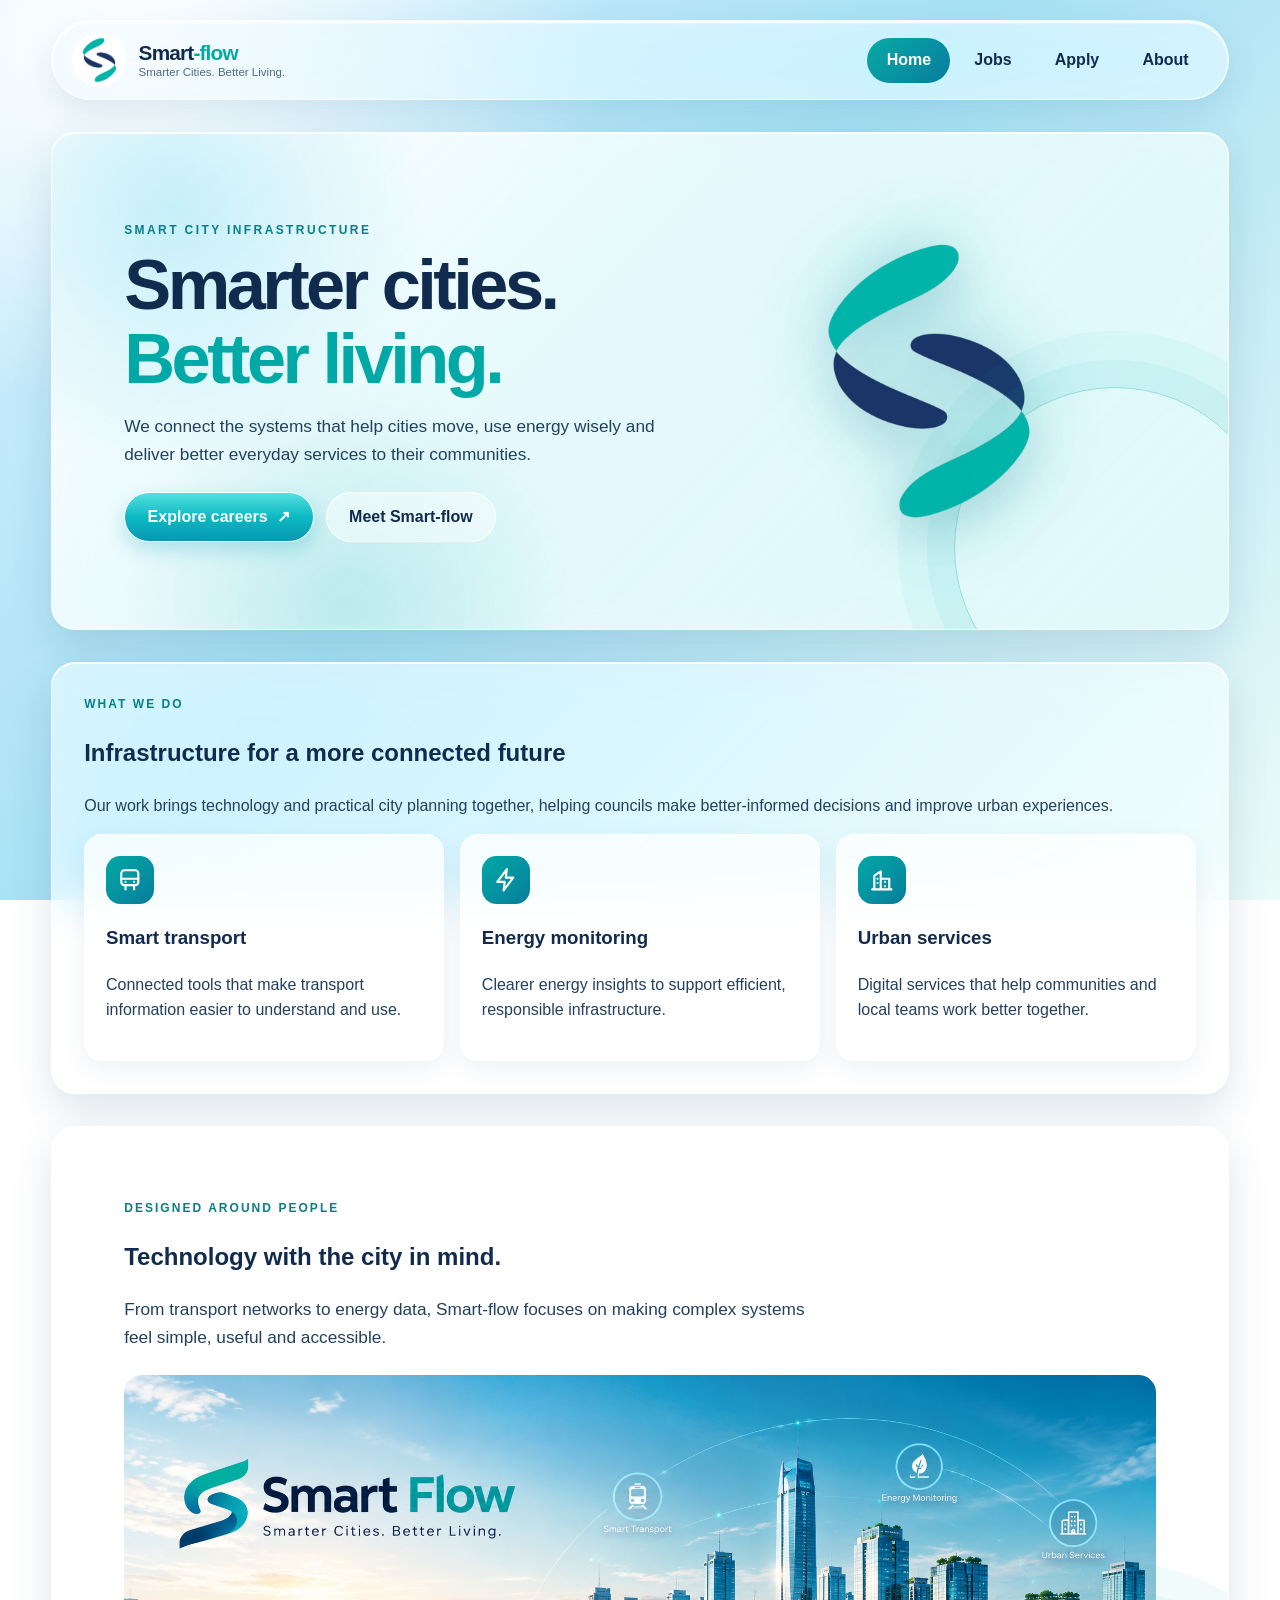
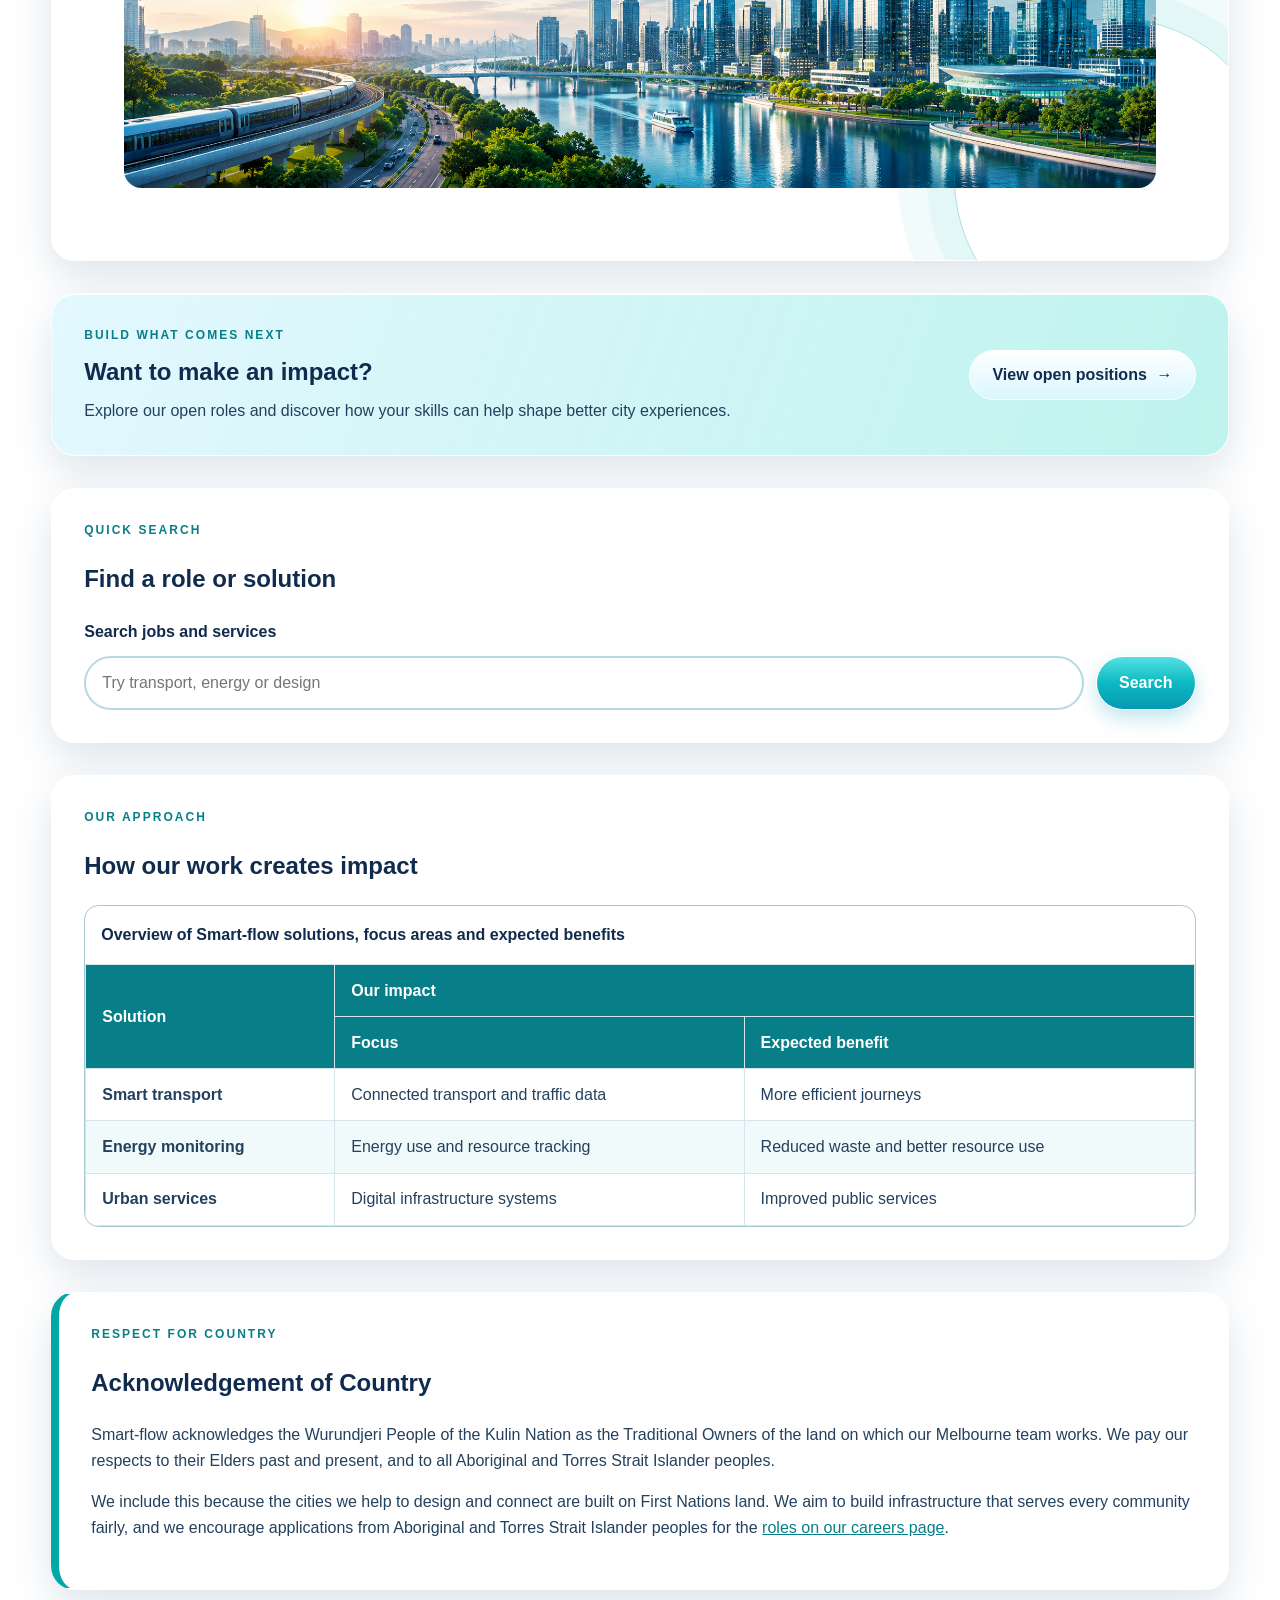
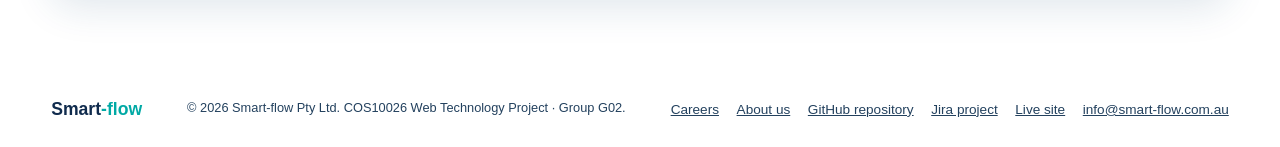
<file: index.html>
<!DOCTYPE html>
<!--
  Smart-flow | COS10026 Applied Web Project Part 1 | Group G02
  Page: index.html (Home)
  Styling: styles.css (shared) + index.css (this page), plus one embedded and one inline CSS example.
  ACKNOWLEDGEMENTS: Content and design decisions were made by the team. Generative AI (Claude, by Anthropic)
  was used to help write and explain CSS and to review the HTML; all output was checked and edited by the team.
  Sources: Acknowledgement of Country wording follows the Wurundjeri wording used on about.html.
-->
<html lang="en">

<head>
    <meta charset="UTF-8">
    <meta name="viewport" content="width=device-width, initial-scale=1.0">
    <meta name="description"
        content="Smart-flow builds smarter city infrastructure through connected transport, energy monitoring and urban services.">
    <meta name="keywords"
        content="Smart-flow, smart city, infrastructure, transport, energy monitoring, urban services, careers">
    <meta name="author" content="Group G02">
    <title>Home | Smart-flow</title>
    <link rel="stylesheet" href="css/styles.css">
    <link rel="stylesheet" href="css/index.css">
    <!-- Embedded CSS example: limited page-specific styling; shared styles stay external. -->
    <style>
        .home-hero .hero-copy {
            position: relative;
            z-index: 1;
        }

        .home-hero .eyebrow {
            letter-spacing: .2em;
        }
    </style>
</head>

<body>
    <header class="site-header">
        <div class="container header-content">
            <a class="brand" href="index.html" aria-label="Smart-flow home">
                <img src="images/smartflow-edited.png" alt="Smart-flow logo" width="54" height="54">
                <span class="brand-copy"><strong>Smart<span>-flow</span></strong><small>Smarter Cities. Better
                        Living.</small></span>
            </a>
            <nav aria-label="Main navigation">
                <ul class="nav-links">
                    <li><a href="index.html" class="active" aria-current="page">Home</a></li>
                    <li><a href="jobs.html">Jobs</a></li>
                    <li><a href="apply.html">Apply</a></li>
                    <li><a href="about.html">About</a></li>
                </ul>
            </nav>
        </div>
    </header>
    <main class="container page-main">

        <!-- Background graphic: layered CSS gradients on .home-hero (see index.css). -->
        <section class="page-hero home-hero">
            <div class="hero-copy">
                <p class="eyebrow">SMART CITY INFRASTRUCTURE</p>
                <h1>Smarter cities.<br><span>Better living.</span></h1>
                <p>We connect the systems that help cities move, use energy wisely and deliver better everyday services
                    to their communities.</p>
                <div class="hero-actions">
                    <a class="button button-primary" href="jobs.html">Explore careers <span
                            aria-hidden="true">↗</span></a>
                    <a class="button button-quiet" href="about.html">Meet Smart-flow</a>
                </div>
            </div>
            <img class="home-logo" src="images/smartflow-edited.png" alt="Smart-flow abstract teal and navy S logo"
                style="margin-block: .5rem;">
        </section>

        <section class="content-section" aria-labelledby="focus-title">
            <p class="eyebrow">WHAT WE DO</p>
            <h2 id="focus-title">Infrastructure for a more connected future</h2>
            <p>Our work brings technology and practical city planning together, helping councils make better-informed
                decisions and improve urban experiences.</p>
            <div class="feature-grid">
                <article class="feature-card">
                    <div class="feature-icon" aria-hidden="true"><svg viewBox="0 0 24 24" width="26" height="26"
                            fill="none" stroke="currentColor" stroke-width="2" stroke-linecap="round"
                            stroke-linejoin="round" focusable="false">
                            <rect x="4" y="3" width="16" height="14" rx="3" />
                            <path d="M4 11h16M8 21v-4M16 21v-4" />
                            <path d="M8 14h.01M16 14h.01" />
                        </svg></div>
                    <h3>Smart transport</h3>
                    <p>Connected tools that make transport information easier to understand and use.</p>
                </article>
                <article class="feature-card">
                    <div class="feature-icon" aria-hidden="true"><svg viewBox="0 0 24 24" width="26" height="26"
                            fill="none" stroke="currentColor" stroke-width="2" stroke-linecap="round"
                            stroke-linejoin="round" focusable="false">
                            <path d="M13 2 4 14h7l-1 8 9-12h-7z" />
                        </svg></div>
                    <h3>Energy monitoring</h3>
                    <p>Clearer energy insights to support efficient, responsible infrastructure.</p>
                </article>
                <article class="feature-card">
                    <div class="feature-icon" aria-hidden="true"><svg viewBox="0 0 24 24" width="26" height="26"
                            fill="none" stroke="currentColor" stroke-width="2" stroke-linecap="round"
                            stroke-linejoin="round" focusable="false">
                            <path d="M3 21h18M5 21V8l6-4v17M11 21V11h8v10M8 11h.01M8 15h.01M15 14h.01M15 18h.01" />
                        </svg></div>
                    <h3>Urban services</h3>
                    <p>Digital services that help communities and local teams work better together.</p>
                </article>
            </div>
        </section>

        <section class="page-hero" aria-labelledby="city-title">
            <p class="eyebrow">DESIGNED AROUND PEOPLE</p>
            <h2 id="city-title">Technology with the city in mind.</h2>
            <p>From transport networks to energy data, Smart-flow focuses on making complex systems feel simple, useful
                and accessible.</p>
            <img class="city-banner" src="images/smartflow-city-banner.png" width="1983" height="793"
                alt="Illustration of a connected modern city with public transport, buildings and waterways">
        </section>

        <section class="closing-cta glass-panel" aria-labelledby="home-cta-title">
            <div>
                <p class="eyebrow">BUILD WHAT COMES NEXT</p>
                <h2 id="home-cta-title">Want to make an impact?</h2>
                <p>Explore our open roles and discover how your skills can help shape better city experiences.</p>
            </div>
            <a class="button button-light" href="jobs.html">View open positions <span aria-hidden="true">→</span></a>
        </section>

        <section class="content-section" aria-labelledby="site-search-title">
            <p class="eyebrow">QUICK SEARCH</p>
            <h2 id="site-search-title">Find a role or solution</h2>
            <form class="site-search" action="jobs.html" method="get" role="search">
                <label for="site-search-query">Search jobs and services</label>
                <input id="site-search-query" name="q" type="search" placeholder="Try transport, energy or design">
                <button class="button button-primary" type="submit">Search</button>
            </form>
        </section>
        <section class="content-section" aria-labelledby="impact-table-title">
            <p class="eyebrow">OUR APPROACH</p>
            <h2 id="impact-table-title">How our work creates impact</h2>
            <div class="table-wrapper" tabindex="0" role="region" aria-label="Smart-flow solutions and benefits">
                <table>
                    <caption>Overview of Smart-flow solutions, focus areas and expected benefits</caption>
                    <thead>
                        <tr>
                            <th scope="col" rowspan="2">Solution</th>
                            <th scope="colgroup" colspan="2">Our impact</th>
                        </tr>
                        <tr>
                            <th scope="col">Focus</th>
                            <th scope="col">Expected benefit</th>
                        </tr>
                    </thead>
                    <tbody>
                        <tr>
                            <th scope="row">Smart transport</th>
                            <td>Connected transport and traffic data</td>
                            <td>More efficient journeys</td>
                        </tr>
                        <tr>
                            <th scope="row">Energy monitoring</th>
                            <td>Energy use and resource tracking</td>
                            <td>Reduced waste and better resource use</td>
                        </tr>
                        <tr>
                            <th scope="row">Urban services</th>
                            <td>Digital infrastructure systems</td>
                            <td>Improved public services</td>
                        </tr>
                    </tbody>
                </table>
            </div>
        </section>

        <!-- Acknowledgement of Country: supports Aboriginal and Torres Strait Islander peoples (brief requirement) -->
        <section class="content-section acknowledgement" aria-labelledby="country-title">
            <p class="eyebrow">RESPECT FOR COUNTRY</p>
            <h2 id="country-title">Acknowledgement of Country</h2>
            <p>Smart-flow acknowledges the Wurundjeri People of the Kulin Nation as the Traditional Owners of the land
                on which our Melbourne team works. We pay our respects to their Elders past and present, and to all
                Aboriginal and Torres Strait Islander peoples.</p>
            <p>We include this because the cities we help to design and connect are built on First Nations land. We aim
                to build infrastructure that serves every community fairly, and we encourage applications from
                Aboriginal and Torres Strait Islander peoples for the <a href="jobs.html">roles on our careers page</a>.
            </p>
        </section>

    </main>
    <footer class="site-footer">
        <div class="container footer-content">
            <a class="footer-brand" href="index.html">Smart<span>-flow</span></a>
            <p>&copy; 2026 Smart-flow Pty Ltd. COS10026 Web Technology Project · Group G02.</p>
            <ul class="footer-links">
                <li><a href="jobs.html">Careers</a></li>
                <li><a href="about.html">About us</a></li>
                <li><a href="https://github.com/106214551/Smart-flow" target="_blank" rel="noopener noreferrer">GitHub
                        repository</a></li>
                <li><a href="https://boussahakhadija76.atlassian.net/jira/software/projects/SFG/boards/34"
                        target="_blank" rel="noopener noreferrer">Jira project</a></li>
                <li><a href="https://106214551.github.io/Smart-flow/" target="_blank" rel="noopener noreferrer">Live
                        site</a></li>
                <li><a href="mailto:info@smart-flow.com.au">info@smart-flow.com.au</a></li>
            </ul>
        </div>
    </footer>
</body>

</html>
</file>
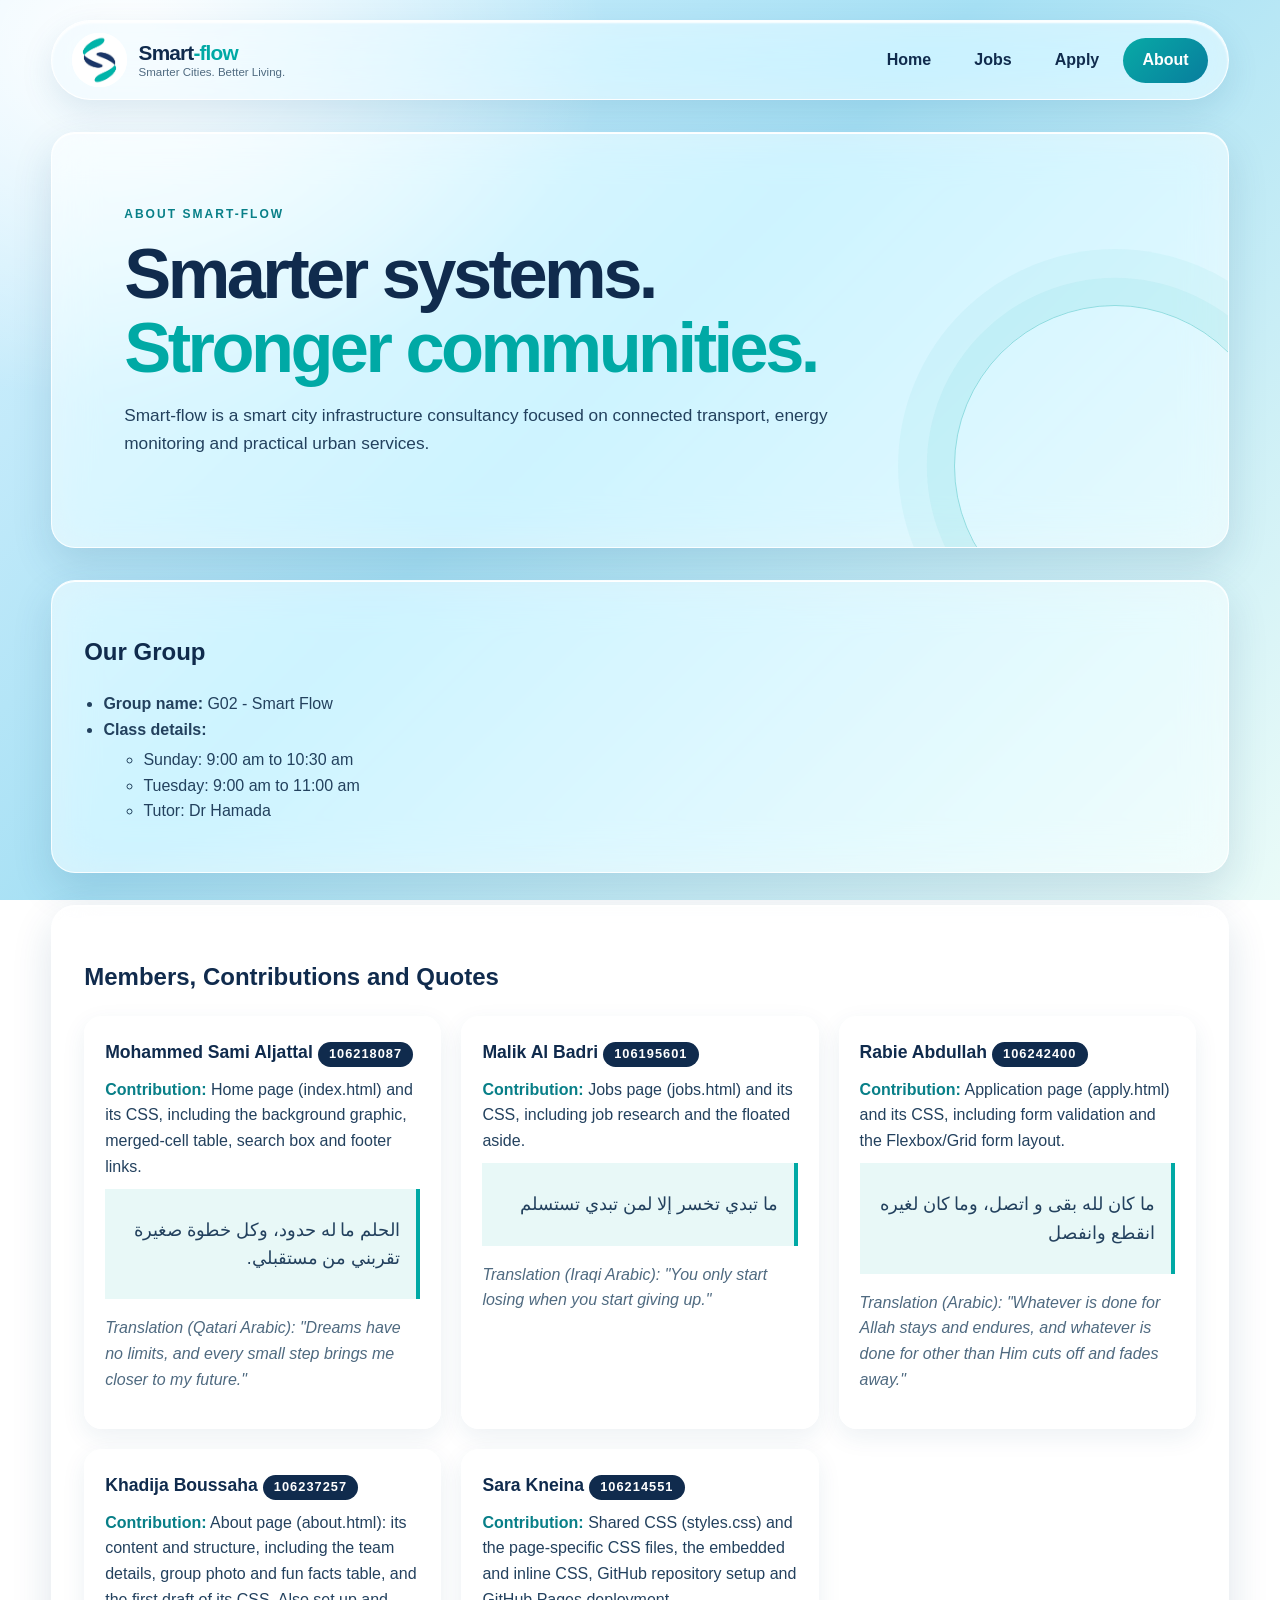
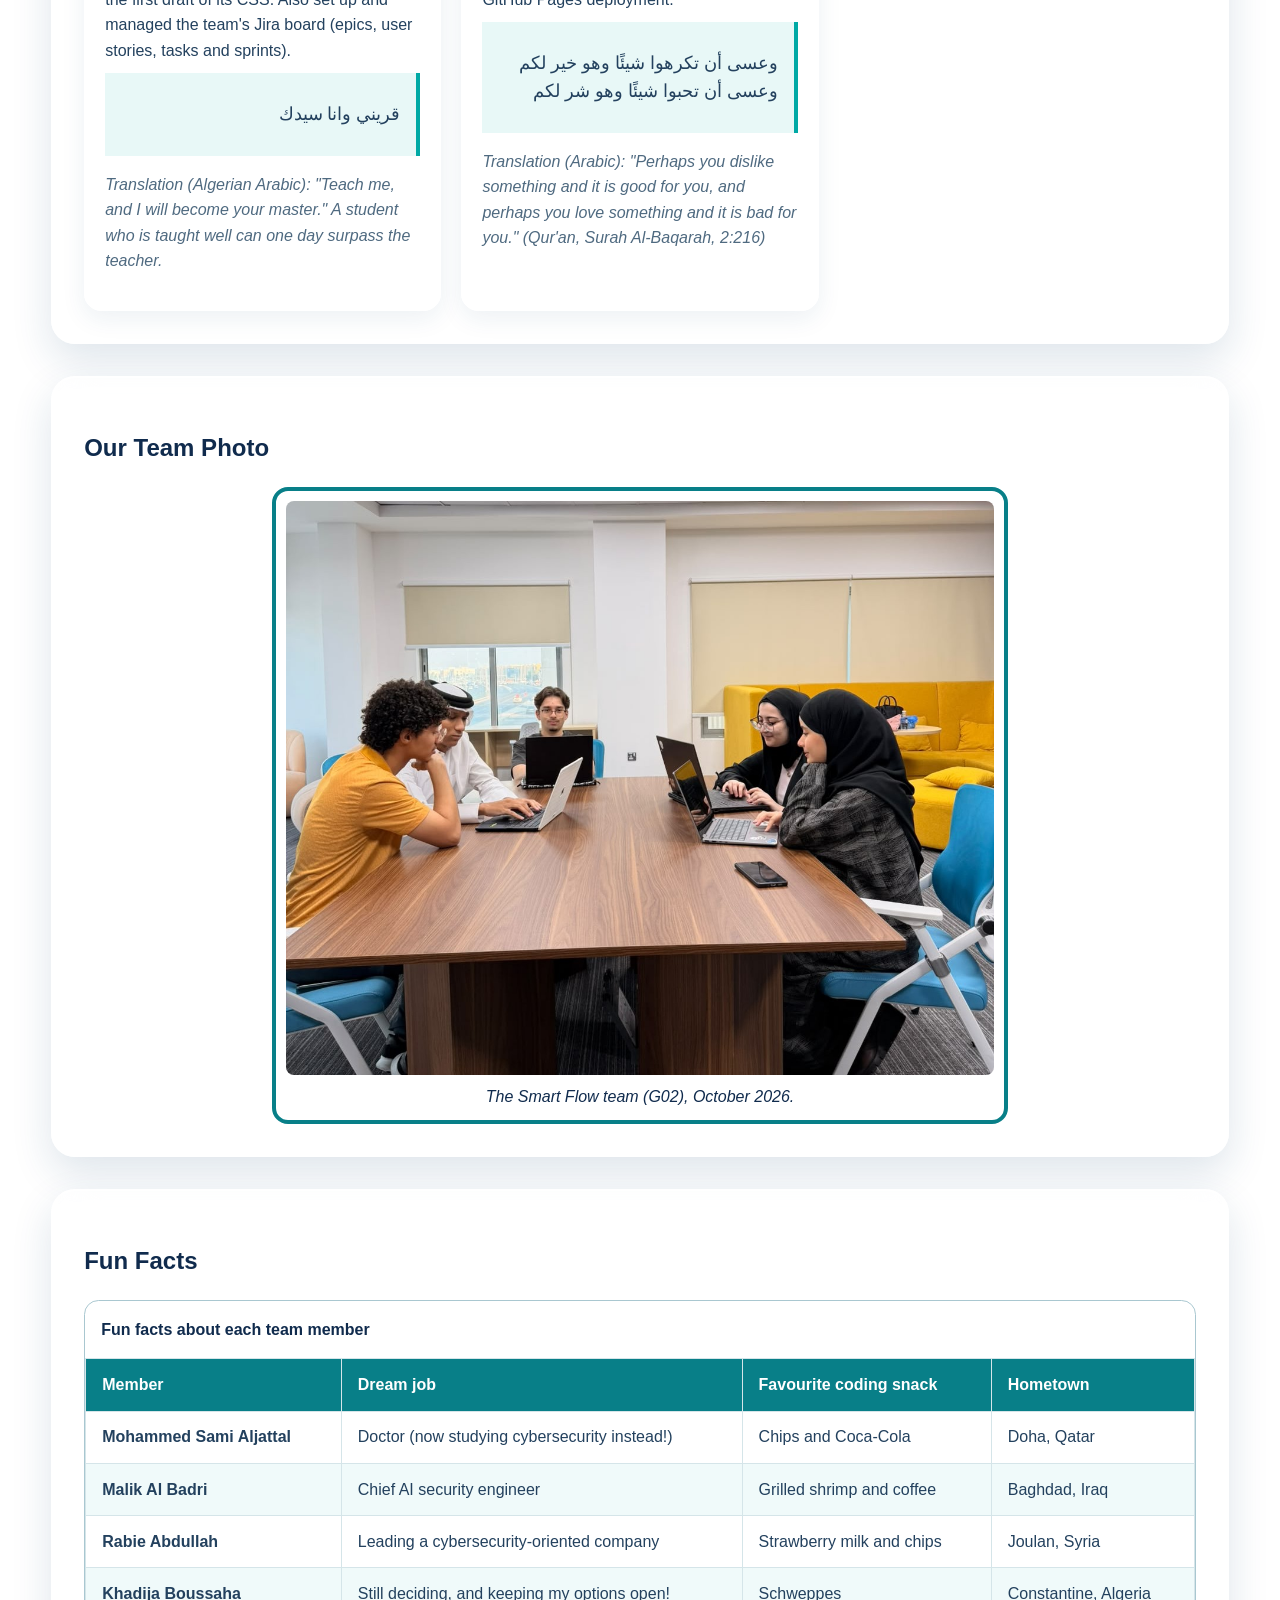
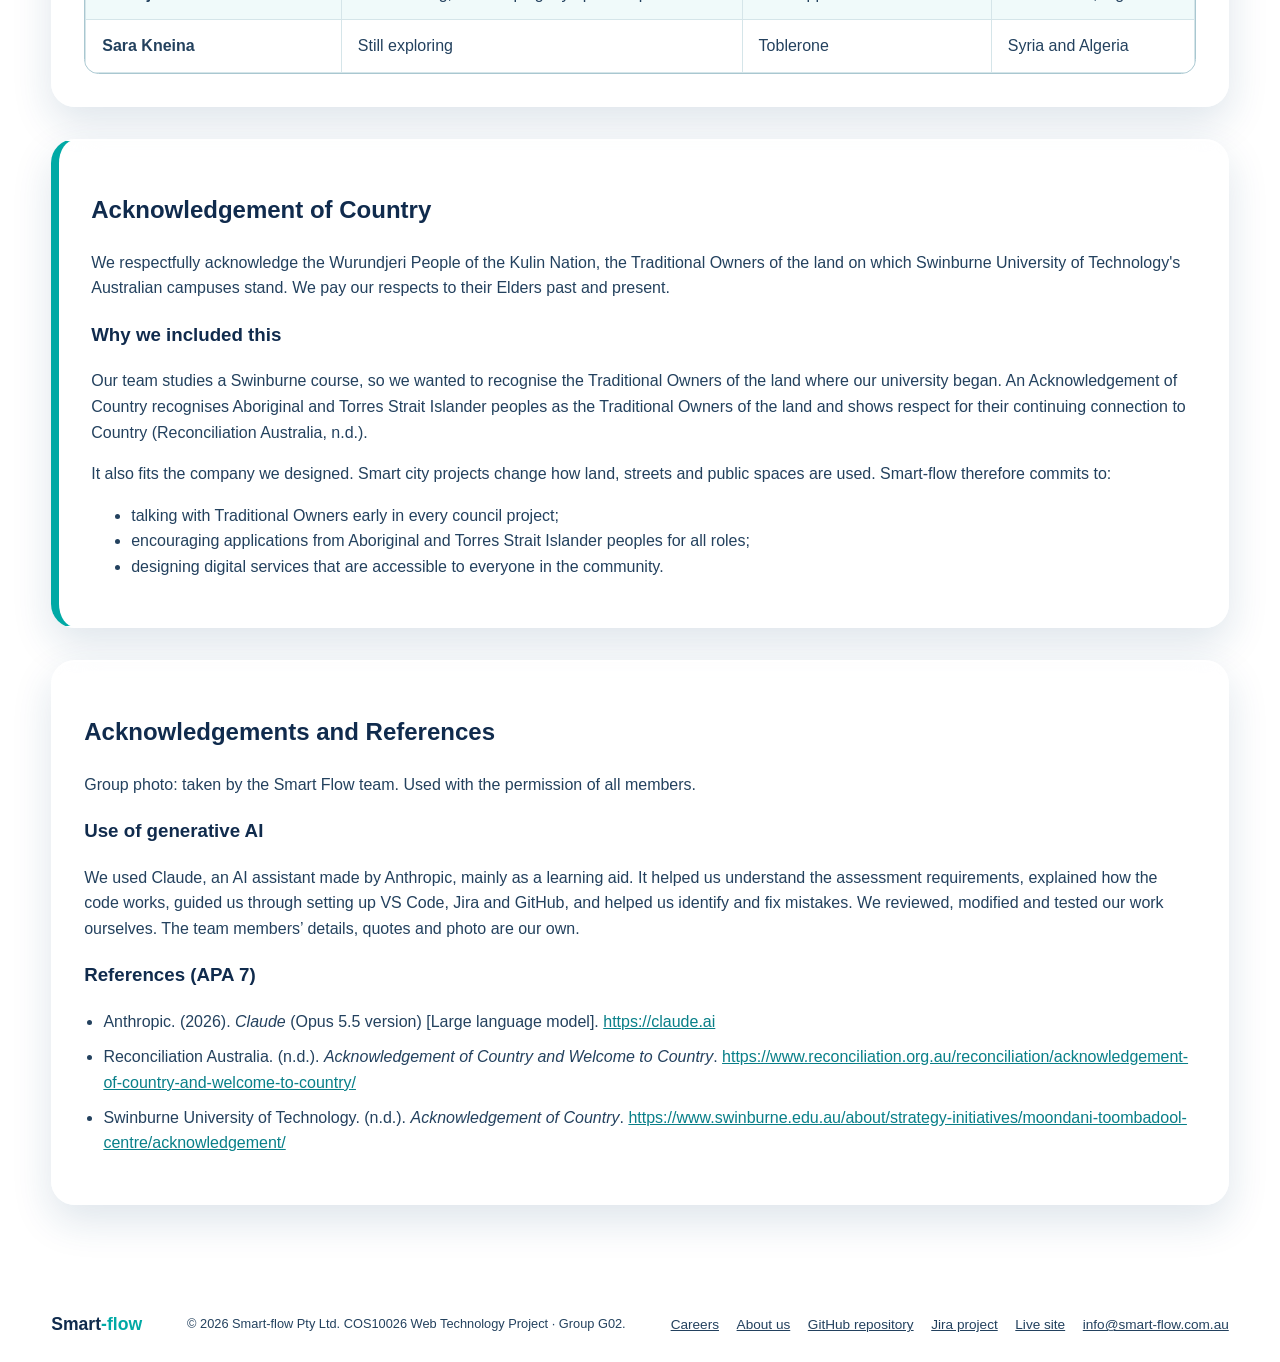
<file: about.html>
<!DOCTYPE html>
<!--
  about.html - About Us page
  Group: G02 - Smart City Infrastructure Consultancy (Smart-flow)
  Author: Khadija Boussaha (106237257)
  Description: Introduces the team: group and class details, each member's
               contribution and quote, the group photo and a fun facts table.
-->

<html lang="en">

<head>
  <meta charset="utf-8" />
  <meta content="width=device-width, initial-scale=1.0" name="viewport" />
  <meta content="Learn about Smart-flow, its team and its smart city infrastructure focus." name="description" />
  <meta content="about us, team, Smart-flow, G02, smart city, COS10026" name="keywords" />
  <meta content="Khadija Boussaha" name="author" />
  <title>About | Smart-flow</title>
  <!-- External CSS: shared site styles, then the About page's own styles -->
  <link href="css/styles.css" rel="stylesheet" />
  <link href="css/about.css" rel="stylesheet" />
  <!-- Embedded CSS example: limited page-specific styling; shared styles stay external. -->
  <style>
    .member-card dd strong {
      color: #087f88;
    }

    /* Skip link: hidden off screen until a keyboard user tabs to it */
    .skip-link {
      position: absolute;
      left: -9999px;
    }

    .skip-link:focus {
      left: 1rem;
      top: 1rem;
      z-index: 100;
      padding: .5rem 1rem;
      background: #ffffff;
      color: #102b4d;
      border-radius: .5rem;
    }
  </style>
</head>

<body>
  <!-- Skip link lets keyboard and screen-reader users jump past the menu -->
  <a class="skip-link" href="#main-content">Skip to main content</a>
  <!-- Shared header and navigation (same on every page) -->
  <header class="site-header">
    <div class="container header-content">
      <a aria-label="Smart-flow home" class="brand" href="index.html">
        <img alt="Smart-flow logo" height="54" src="images/smartflow.jpeg" width="54" />
        <span class="brand-copy"><strong>Smart<span>-flow</span></strong><small>Smarter Cities. Better
            Living.</small></span>
      </a>
      <nav aria-label="Main navigation">
        <ul class="nav-links">
          <li><a href="index.html">Home</a></li>
          <li><a href="jobs.html">Jobs</a></li>
          <li><a href="apply.html">Apply</a></li>
          <li><a aria-current="page" class="active" href="about.html">About</a></li>
        </ul>
      </nav>
    </div>
  </header>
  <main class="container page-main about-page" id="main-content">
    <!-- Hero banner introducing the company -->
    <section aria-labelledby="about-title" class="page-hero">
      <!-- Inline CSS example -->
      <p class="eyebrow" style="margin-bottom: 0.8rem;">ABOUT SMART-FLOW</p>
      <h1 id="about-title">Smarter systems.<br /><span>Stronger communities.</span></h1>
      <p>Smart-flow is a smart city infrastructure consultancy focused on connected transport, energy monitoring and
        practical urban services.</p>
    </section><!-- Group details: NESTED LIST (brief requirement) -->
    <section aria-labelledby="group-heading" class="content-section about-group-section">
      <h2 id="group-heading">Our Group</h2>
      <ul class="group-info">
        <li><strong>Group name:</strong> G02 - Smart Flow</li>
        <li><strong>Class details:</strong>
          <ul>
            <li>Sunday: 9:00 am to 10:30 am</li>
            <li>Tuesday: 9:00 am to 11:00 am</li>
            <li>Tutor: Dr Hamada</li>
          </ul>
        </li>
      </ul>
    </section><!-- Members: DEFINITION LIST with contributions and quotes (brief requirement) -->
    <section aria-labelledby="members-heading" class="content-section about-members-section">
      <h2 id="members-heading">Members, Contributions and Quotes</h2>
      <dl class="members">
        <div class="member-card">
          <dt>Mohammed Sami Aljattal <span class="student-id">106218087</span></dt>
          <dd><strong>Contribution:</strong> Home page (index.html) and its CSS, including the background graphic,
            merged-cell table, search box and footer links.</dd>
          <dd>
            <blockquote dir="rtl" lang="ar-QA">
              <p>الحلم ما له حدود، وكل خطوة صغيرة تقربني من مستقبلي.</p>
            </blockquote>
            <p class="translation">Translation (Qatari Arabic): "Dreams have no limits, and every small step brings me
              closer to my future."</p>
          </dd>
        </div>
        <div class="member-card">
          <dt>Malik Al Badri <span class="student-id">106195601</span></dt>
          <dd><strong>Contribution:</strong> Jobs page (jobs.html) and its CSS, including job research and the floated
            aside.</dd>
          <dd>
            <blockquote dir="rtl" lang="ar-IQ">
              <p>ما تبدي تخسر إلا لمن تبدي تستسلم</p>
            </blockquote>
            <p class="translation">Translation (Iraqi Arabic): "You only start losing when you start giving up."</p>
          </dd>
        </div>
        <div class="member-card">
          <dt>Rabie Abdullah <span class="student-id">106242400</span></dt>
          <dd><strong>Contribution:</strong> Application page (apply.html) and its CSS, including form validation and
            the Flexbox/Grid form layout.</dd>
          <dd>
            <blockquote dir="rtl" lang="ar-SY">
              <p>ما كان لله بقى و اتصل، وما كان لغيره انقطع وانفصل</p>
            </blockquote>
            <p class="translation">Translation (Arabic): "Whatever is done for Allah stays and endures, and whatever is
              done for other than Him cuts off and fades away."</p>
          </dd>
        </div>
        <div class="member-card">
          <dt>Khadija Boussaha <span class="student-id">106237257</span></dt>
          <dd><strong>Contribution:</strong> About page (about.html): its content and structure, including the team
            details, group photo and fun facts table, and the first draft of its CSS. Also set up and managed the team's
            Jira board (epics, user stories, tasks and sprints).</dd>
          <dd>
            <blockquote dir="rtl" lang="ar-DZ">
              <p>قريني وانا سيدك</p>
            </blockquote>
            <p class="translation">Translation (Algerian Arabic): "Teach me, and I will become your master." A student
              who is taught well can one day surpass the teacher.</p>
          </dd>
        </div>
        <div class="member-card">
          <dt>Sara Kneina <span class="student-id">106214551</span></dt>
          <dd><strong>Contribution:</strong> Shared CSS (styles.css) and the page-specific CSS files, the embedded and
            inline CSS, GitHub repository setup and GitHub Pages deployment.</dd>
          <dd>
            <blockquote dir="rtl" lang="ar">
              <p>وعسى أن تكرهوا شيئًا وهو خير لكم وعسى أن تحبوا شيئًا وهو شر لكم</p>
            </blockquote>
            <p class="translation">Translation (Arabic): "Perhaps you dislike something and it is good for you, and
              perhaps you love something and it is bad for you." (<cite>Qur'an</cite>, Surah Al-Baqarah, 2:216)</p>
          </dd>
        </div>
      </dl>
    </section><!-- Group photo: FIGURE with caption, under 300KB (brief requirement) -->
    <section aria-labelledby="photo-heading" class="content-section about-photo-section">
      <h2 id="photo-heading">Our Team Photo</h2>
      <figure class="group-photo">
        <img alt="The five Smart Flow team members sitting around a table, working together on their laptops"
          height="1200" src="images/group-photo.jpg" width="900" />
        <!-- Inline CSS example (required on every page) -->
        <figcaption style="font-style: italic;">The Smart Flow team (G02), October 2026.</figcaption>
      </figure>
    </section><!-- Fun facts: TABLE with caption; scope helps screen readers (brief requirement) -->
    <section aria-labelledby="facts-heading" class="content-section about-facts-section">
      <h2 id="facts-heading">Fun Facts</h2>
      <div aria-labelledby="facts-caption" class="table-wrapper" role="region" tabindex="0">
        <table class="fun-facts">
          <caption id="facts-caption">Fun facts about each team member</caption>
          <thead>
            <tr>
              <th scope="col">Member</th>
              <th scope="col">Dream job</th>
              <th scope="col">Favourite coding snack</th>
              <th scope="col">Hometown</th>
            </tr>
          </thead>
          <tbody>
            <tr>
              <th scope="row">Mohammed Sami Aljattal</th>
              <td>Doctor (now studying cybersecurity instead!)</td>
              <td>Chips and Coca-Cola</td>
              <td>Doha, Qatar</td>
            </tr>
            <tr>
              <th scope="row">Malik Al Badri</th>
              <td>Chief AI security engineer</td>
              <td>Grilled shrimp and coffee</td>
              <td>Baghdad, Iraq</td>
            </tr>
            <tr>
              <th scope="row">Rabie Abdullah</th>
              <td>Leading a cybersecurity-oriented company</td>
              <td>Strawberry milk and chips</td>
              <td>Joulan, Syria</td>
            </tr>
            <tr>
              <th scope="row">Khadija Boussaha</th>
              <td>Still deciding, and keeping my options open!</td>
              <td>Schweppes</td>
              <td>Constantine, Algeria</td>
            </tr>
            <tr>
              <th scope="row">Sara Kneina</th>
              <td>Still exploring</td>
              <td>Toblerone</td>
              <td>Syria and Algeria</td>
            </tr>
          </tbody>
        </table>
      </div>
    </section><!-- Acknowledgement of Country, explained in context (brief requirement) -->
    <section aria-labelledby="country-heading" class="content-section acknowledgement about-country-section">
      <h2 id="country-heading">Acknowledgement of Country</h2>
      <p>
        We respectfully acknowledge the Wurundjeri People of the Kulin Nation, the Traditional
        Owners of the land on which Swinburne University of Technology's Australian campuses stand.
        We pay our respects to their Elders past and present.
      </p>
      <h3>Why we included this</h3>
      <p>
        Our team studies a Swinburne course, so we wanted to recognise the Traditional Owners of the
        land where our university began. An Acknowledgement of Country recognises Aboriginal and
        Torres Strait Islander peoples as the Traditional Owners of the land and shows respect for
        their continuing connection to Country (Reconciliation Australia, n.d.).
      </p>
      <p>
        It also fits the company we designed. Smart city projects change how land, streets and public
        spaces are used. Smart-flow therefore commits to:
      </p>
      <ul>
        <li>talking with Traditional Owners early in every council project;</li>
        <li>encouraging applications from Aboriginal and Torres Strait Islander peoples for all roles;</li>
        <li>designing digital services that are accessible to everyone in the community.</li>
      </ul>
    </section><!-- Acknowledgements, GenAI credit and APA 7 references -->
    <section aria-labelledby="credits-heading" class="content-section about-credits-section">
      <h2 id="credits-heading">Acknowledgements and References</h2>
      <p>Group photo: taken by the Smart Flow team. Used with the permission of all members.</p>
      <!-- GenAI acknowledgement: the brief states that not crediting GenAI is plagiarism -->
      <h3>Use of generative AI</h3>
      <p>
        We used Claude, an AI assistant made by Anthropic, mainly as a learning aid. It helped us understand the
        assessment requirements,
        explained how the code works, guided us through setting up VS Code, Jira and GitHub, and helped us identify and
        fix mistakes.
        We reviewed, modified and tested our work ourselves. The team members’ details, quotes and photo are our own.
      </p>
      <h3>References (APA 7)</h3>
      <!-- APA 7: references listed in alphabetical order by author -->
      <ul class="references">
        <li>
          Anthropic. (2026). <cite>Claude</cite> (Opus 5.5 version) [Large language model].
          <a href="https://claude.ai">https://claude.ai</a>
        </li>
        <li>
          Reconciliation Australia. (n.d.). <cite>Acknowledgement of Country and Welcome to Country</cite>.
          <a
            href="https://www.reconciliation.org.au/reconciliation/acknowledgement-of-country-and-welcome-to-country/">https://www.reconciliation.org.au/reconciliation/acknowledgement-of-country-and-welcome-to-country/</a>
        </li>
        <li>
          Swinburne University of Technology. (n.d.). <cite>Acknowledgement of Country</cite>.
          <a
            href="https://www.swinburne.edu.au/about/strategy-initiatives/moondani-toombadool-centre/acknowledgement/">https://www.swinburne.edu.au/about/strategy-initiatives/moondani-toombadool-centre/acknowledgement/</a>
        </li>
      </ul>
    </section>
  </main>
  <!-- Shared footer with GitHub, Jira, live site and email links -->
  <footer class="site-footer">
    <div class="container footer-content">
      <a class="footer-brand" href="index.html">Smart<span>-flow</span></a>
      <p>© 2026 Smart-flow Pty Ltd. COS10026 Web Technology Project · Group G02.</p>
      <ul class="footer-links">
        <li><a href="jobs.html">Careers</a></li>
        <li><a href="about.html">About us</a></li>
        <li><a href="https://github.com/106214551/Smart-flow" target="_blank" rel="noopener noreferrer">GitHub
            repository</a></li>
        <li><a href="https://boussahakhadija76.atlassian.net/jira/software/projects/SFG/boards/34" target="_blank"
            rel="noopener noreferrer">Jira project</a></li>
        <li><a href="https://106214551.github.io/Smart-flow/" target="_blank" rel="noopener noreferrer">Live site</a>
        </li>
        <li><a href="mailto:info@smart-flow.com.au">info@smart-flow.com.au</a></li>
      </ul>
    </div>
  </footer>
</body>

</html>
</file>
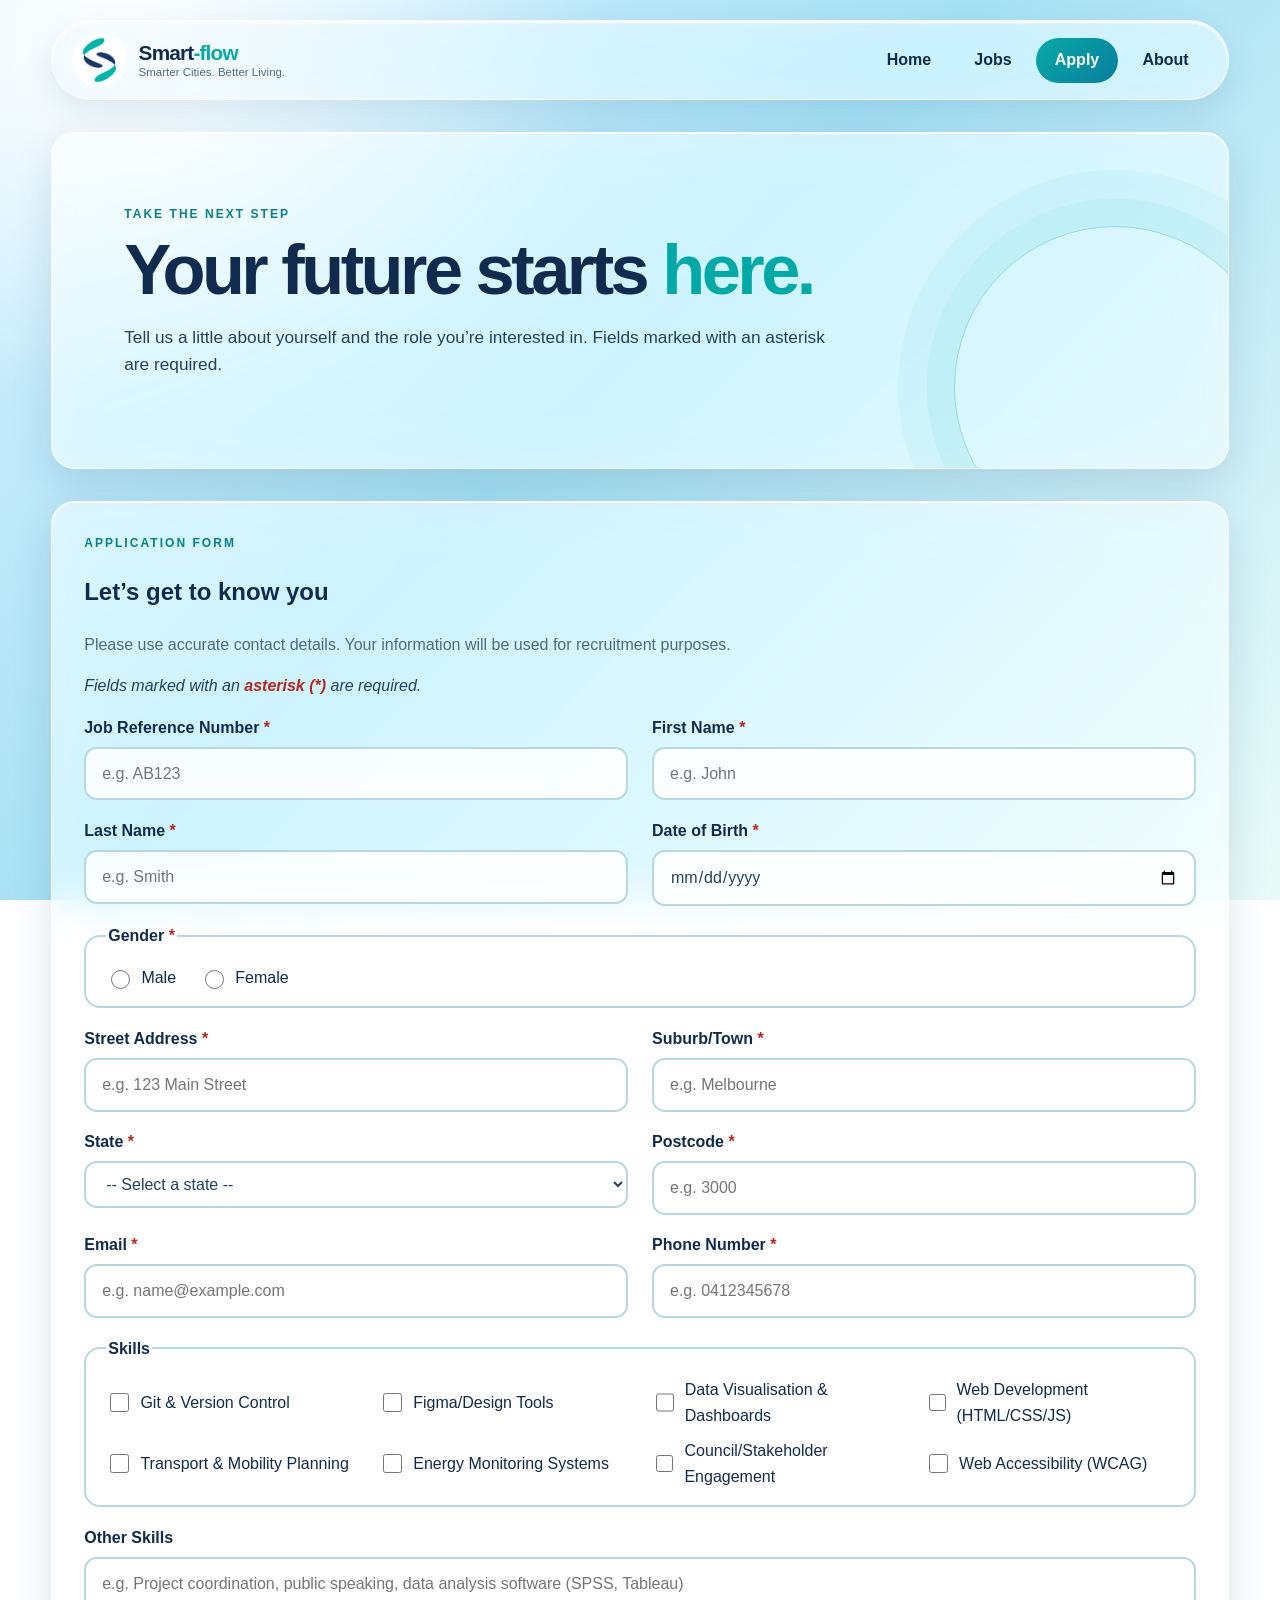
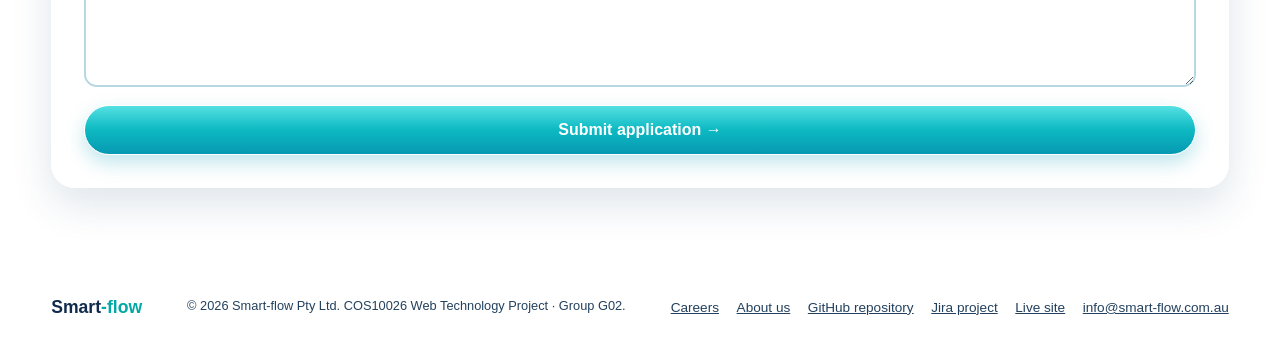
<file: apply.html>
<!DOCTYPE html>
<html lang="en">

<head>
    <meta charset="UTF-8">
    <meta name="author" content="Smart Flow">
    <meta name="viewport" content="width=device-width, initial-scale=1.0">
    <meta name="description" content="Apply for a role at Smart-flow using our accessible online application form.">
    <title>Apply | Smart-flow</title>
    <link rel="stylesheet" href="css/styles.css">
    <link rel="stylesheet" href="css/apply.css">
    <!-- Embedded CSS example: limited page-specific styling; shared styles stay external. -->
    <style>
        .application-form .eyebrow {
            color: #087f88;
        }

        .application-form .form-help {
            line-height: 1.5;
        }

        .form-note {
            font-style: italic;
            text-align: left;
            margin-bottom: 16px;
        }
    </style>
</head>

<body>
    <!-- Header and Navigation -->
    <header class="site-header">
        <div class="container header-content">
            <a class="brand" href="index.html" aria-label="Smart-flow home">
                <img src="images/smartflow.jpeg" alt="Smart-flow logo" width="54" height="54">
                <span class="brand-copy"><strong>Smart<span>-flow</span></strong><small>Smarter Cities. Better
                        Living.</small></span>
            </a>
            <nav aria-label="Main navigation">
                <ul class="nav-links">
                    <li><a href="index.html">Home</a></li>
                    <li><a href="jobs.html">Jobs</a></li>
                    <li><a href="apply.html" class="active" aria-current="page">Apply</a></li>
                    <li><a href="about.html">About</a></li>
                </ul>
            </nav>
        </div>
    </header>

    <main class="container page-main">

        <!-- Page hero / introduction -->
        <section class="page-hero" aria-labelledby="apply-title">
            <p class="eyebrow">TAKE THE NEXT STEP</p>
            <h1 id="apply-title">Your future starts <span>here.</span></h1>
            <p>Tell us a little about yourself and the role you’re interested in. Fields marked with an asterisk are
                required.</p>
        </section>

        <section class="content-section" aria-labelledby="form-title">
            <p class="eyebrow">APPLICATION FORM</p>
            <h2 id="form-title">Let’s get to know you</h2>
            <p class="form-help" style="margin-bottom: 1rem;">Please use accurate contact details. Your information will
                be used for recruitment purposes.</p>
            <p class="form-note">Fields marked with an <span style="color: #b3261e; font-weight: bold;">asterisk
                    (*)</span> are required.</p>
            <!-- Job application form -->
            <form class="application-form" action="https://mercury.swin.edu.au/it000000/formtest.php" method="post">
                <!-- Job reference and applicant name -->
                <div class="form-field">
                    <label for="jobref">Job Reference Number <span class="required-star">*</span></label>
                    <input type="text" id="jobref" name="jobref" pattern="[A-Za-z0-9]{5}"
                        title="Enter exactly 5 letters or digits" placeholder="e.g. AB123" required>
                </div>

                <div class="form-field">
                    <label for="firstname">First Name <span class="required-star">*</span></label>
                    <input type="text" id="firstname" name="firstname" maxlength="20" pattern="[A-Za-z]+"
                        title="Enter only letters, no spaces or numbers" placeholder="e.g. John" required>
                </div>

                <div class="form-field">
                    <label for="lastname">Last Name <span class="required-star">*</span></label>
                    <input type="text" id="lastname" name="lastname" maxlength="20" pattern="[A-Za-z]+"
                        title="Enter only letters, no spaces or numbers" placeholder="e.g. Smith" required>
                </div>

                <!-- Date of birth and gender -->
                <div class="form-field">
                    <label for="DOB">Date of Birth <span class="required-star">*</span></label>
                    <input type="date" id="DOB" name="DOB" required>
                </div>

                <fieldset class="form-field full-width">
                    <legend>Gender <span class="required-star">*</span></legend>
                    <div class="radio-group">
                        <div class="checkbox-item">
                            <input type="radio" id="male" name="gender" value="male" required>
                            <label for="male">Male</label>
                        </div>
                        <div class="checkbox-item">
                            <input type="radio" id="female" name="gender" value="female" required>
                            <label for="female">Female</label>
                        </div>
                    </div>
                </fieldset>

                <!-- Address details -->
                <div class="form-field">
                    <label for="street">Street Address <span class="required-star">*</span></label>
                    <input type="text" id="street" name="street" maxlength="40" placeholder="e.g. 123 Main Street"
                        required>
                </div>

                <div class="form-field">
                    <label for="suburb">Suburb/Town <span class="required-star">*</span></label>
                    <input type="text" id="suburb" name="suburb" maxlength="40" placeholder="e.g. Melbourne" required>
                </div>

                <div class="form-field">
                    <label for="state">State <span class="required-star">*</span></label>
                    <select id="state" name="state" required>
                        <option value="" disabled selected>-- Select a state --</option>
                        <option value="VIC">VIC</option>
                        <option value="NSW">NSW</option>
                        <option value="QLD">QLD</option>
                        <option value="NT">NT</option>
                        <option value="WA">WA</option>
                        <option value="SA">SA</option>
                        <option value="TAS">TAS</option>
                        <option value="ACT">ACT</option>
                    </select>
                </div>

                <div class="form-field">
                    <label for="postcode">Postcode <span class="required-star">*</span></label>
                    <input type="text" id="postcode" name="postcode" pattern="[0-9]{4}" title="Enter exactly 4 digits"
                        placeholder="e.g. 3000" required>
                </div>

                <!-- Contact details -->
                <div class="form-field">
                    <label for="email">Email <span class="required-star">*</span></label>
                    <input type="email" id="email" name="email" placeholder="e.g. name@example.com" required>
                </div>

                <div class="form-field">
                    <label for="phone">Phone Number <span class="required-star">*</span></label>
                    <input type="tel" id="phone" name="phone" pattern="[0-9]{8,12}" title="Enter 8 to 12 digits"
                        placeholder="e.g. 0412345678" required>
                </div>

                <!-- Skills -->
                <fieldset class="form-field full-width">
                    <legend>Skills</legend>
                    <div class="checkbox-group">
                        <div class="checkbox-item">
                            <input type="checkbox" id="skill-gitv" name="skills" value="Git & Version Control">
                            <label for="skill-gitv">Git & Version Control</label>
                        </div>

                        <div class="checkbox-item">
                            <input type="checkbox" id="skill-F/D" name="skills" value="Figma/Design Tools">
                            <label for="skill-F/D">Figma/Design Tools</label>
                        </div>

                        <div class="checkbox-item">
                            <input type="checkbox" id="skill-dataviz" name="skills" value="Data Visualisation">
                            <label for="skill-dataviz">Data Visualisation & Dashboards</label>
                        </div>

                        <div class="checkbox-item">
                            <input type="checkbox" id="skill-webdev" name="skills" value="Web Development">
                            <label for="skill-webdev">Web Development (HTML/CSS/JS)</label>
                        </div>

                        <div class="checkbox-item">
                            <input type="checkbox" id="skill-transport" name="skills" value="Transport Planning">
                            <label for="skill-transport">Transport & Mobility Planning</label>
                        </div>

                        <div class="checkbox-item">
                            <input type="checkbox" id="skill-energy" name="skills" value="Energy Systems">
                            <label for="skill-energy">Energy Monitoring Systems</label>
                        </div>

                        <div class="checkbox-item">
                            <input type="checkbox" id="skill-stakeholder" name="skills" value="Stakeholder Engagement">
                            <label for="skill-stakeholder">Council/Stakeholder Engagement</label>
                        </div>

                        <div class="checkbox-item">
                            <input type="checkbox" id="skill-Acc" name="skills" value="Web Accessibility (WCAG)">
                            <label for="skill-Acc">Web Accessibility (WCAG)</label>
                        </div>
                    </div>
                </fieldset>

                <!-- Other skills text area -->
                <div class="form-field full-width">
                    <label for="otherskills">Other Skills</label>
                    <textarea id="otherskills" name="otherskills" rows="4" cols="50"
                        placeholder="e.g. Project coordination, public speaking, data analysis software (SPSS, Tableau)"></textarea>
                </div>
                <!-- Submit button -->
                <div class="form-field full-width">
                    <button class="button button-primary full-width" type="submit">Submit application →</button>
                </div>
            </form>
        </section>
    </main>

    <!-- Footer -->
    <footer class="site-footer">
        <div class="container footer-content">
            <a class="footer-brand" href="index.html">Smart<span>-flow</span></a>
            <p>&copy; 2026 Smart-flow Pty Ltd. COS10026 Web Technology Project · Group G02.</p>
            <ul class="footer-links">
                <li><a href="jobs.html">Careers</a></li>
                <li><a href="about.html">About us</a></li>
                <li><a href="https://github.com/106214551/Smart-flow" target="_blank" rel="noopener noreferrer">GitHub
                        repository</a></li>
                <li><a href="https://boussahakhadija76.atlassian.net/jira/software/projects/SFG/boards/34"
                        target="_blank" rel="noopener noreferrer">Jira project</a></li>
                <li><a href="https://106214551.github.io/Smart-flow/" target="_blank" rel="noopener noreferrer">Live
                        site</a></li>
                <li><a href="mailto:info@smart-flow.com.au">info@smart-flow.com.au</a></li>
            </ul>
        </div>
    </footer>
</body>

</html>
</file>
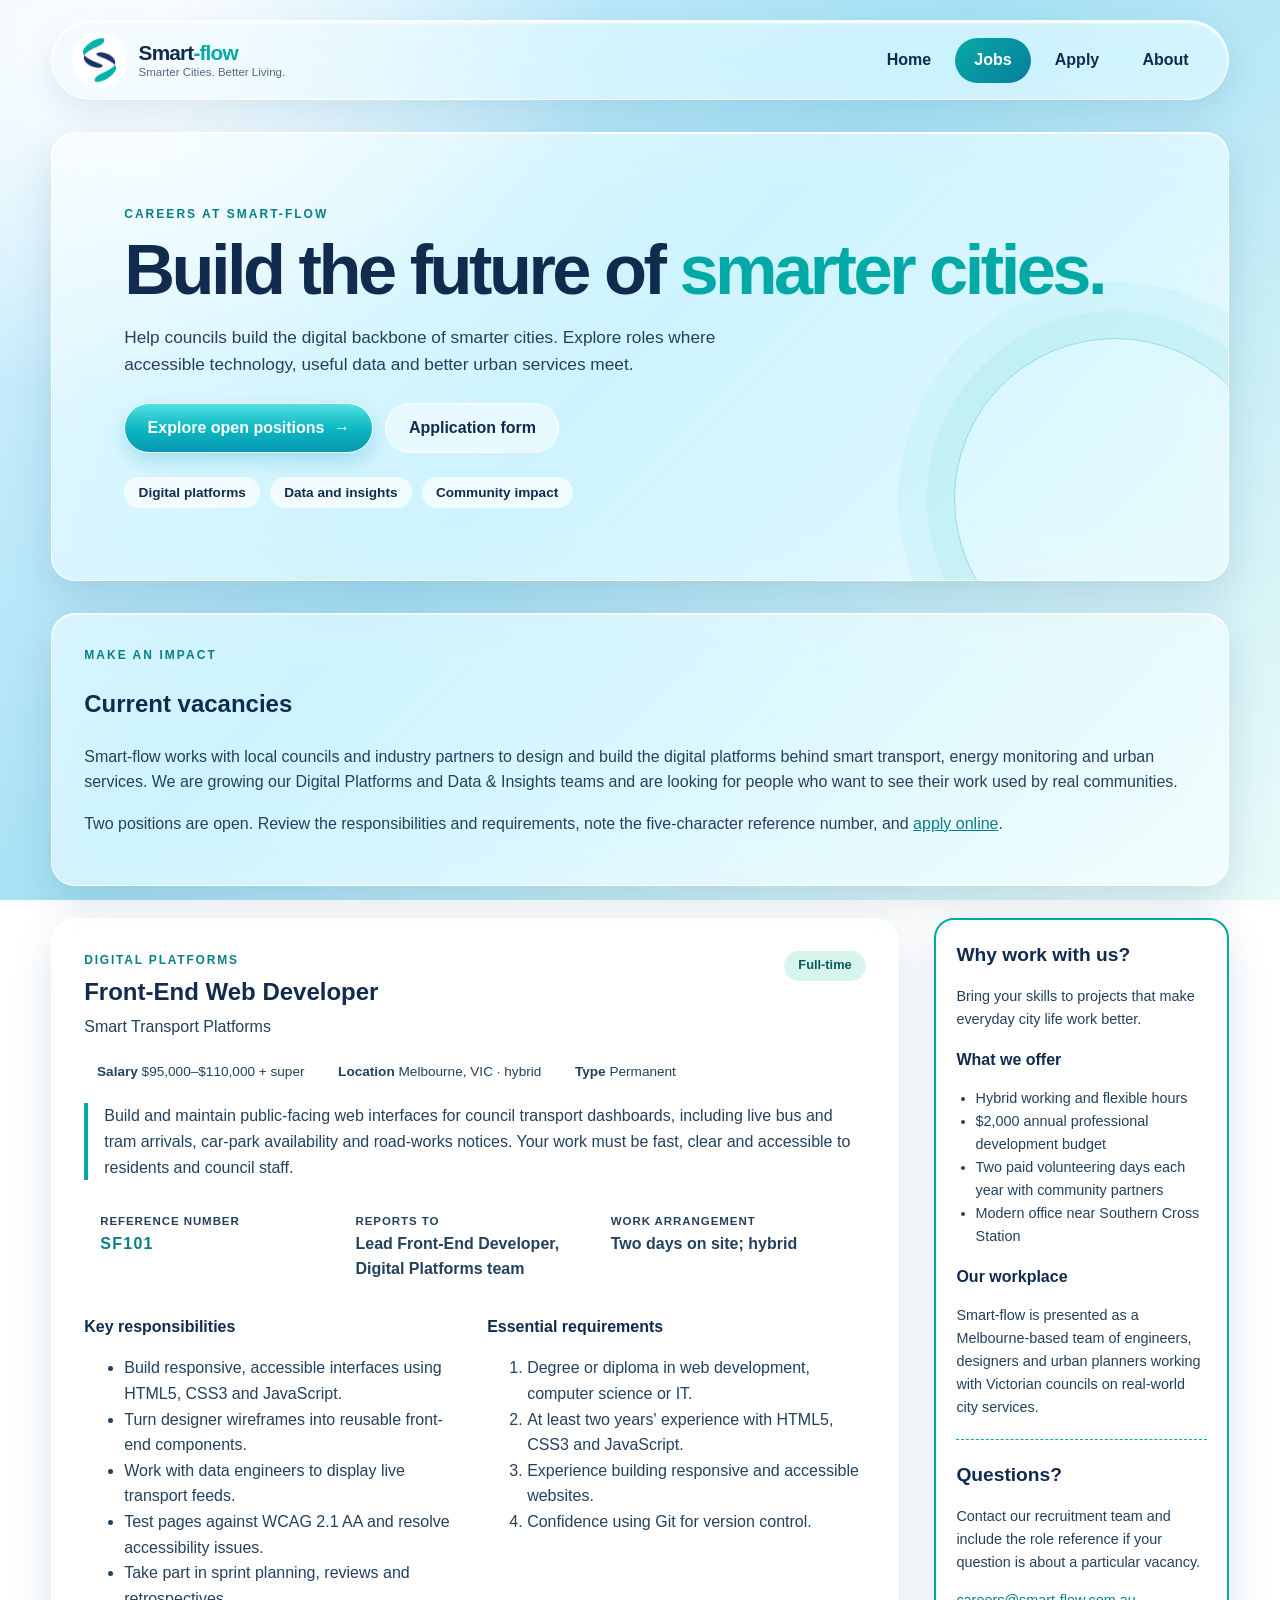
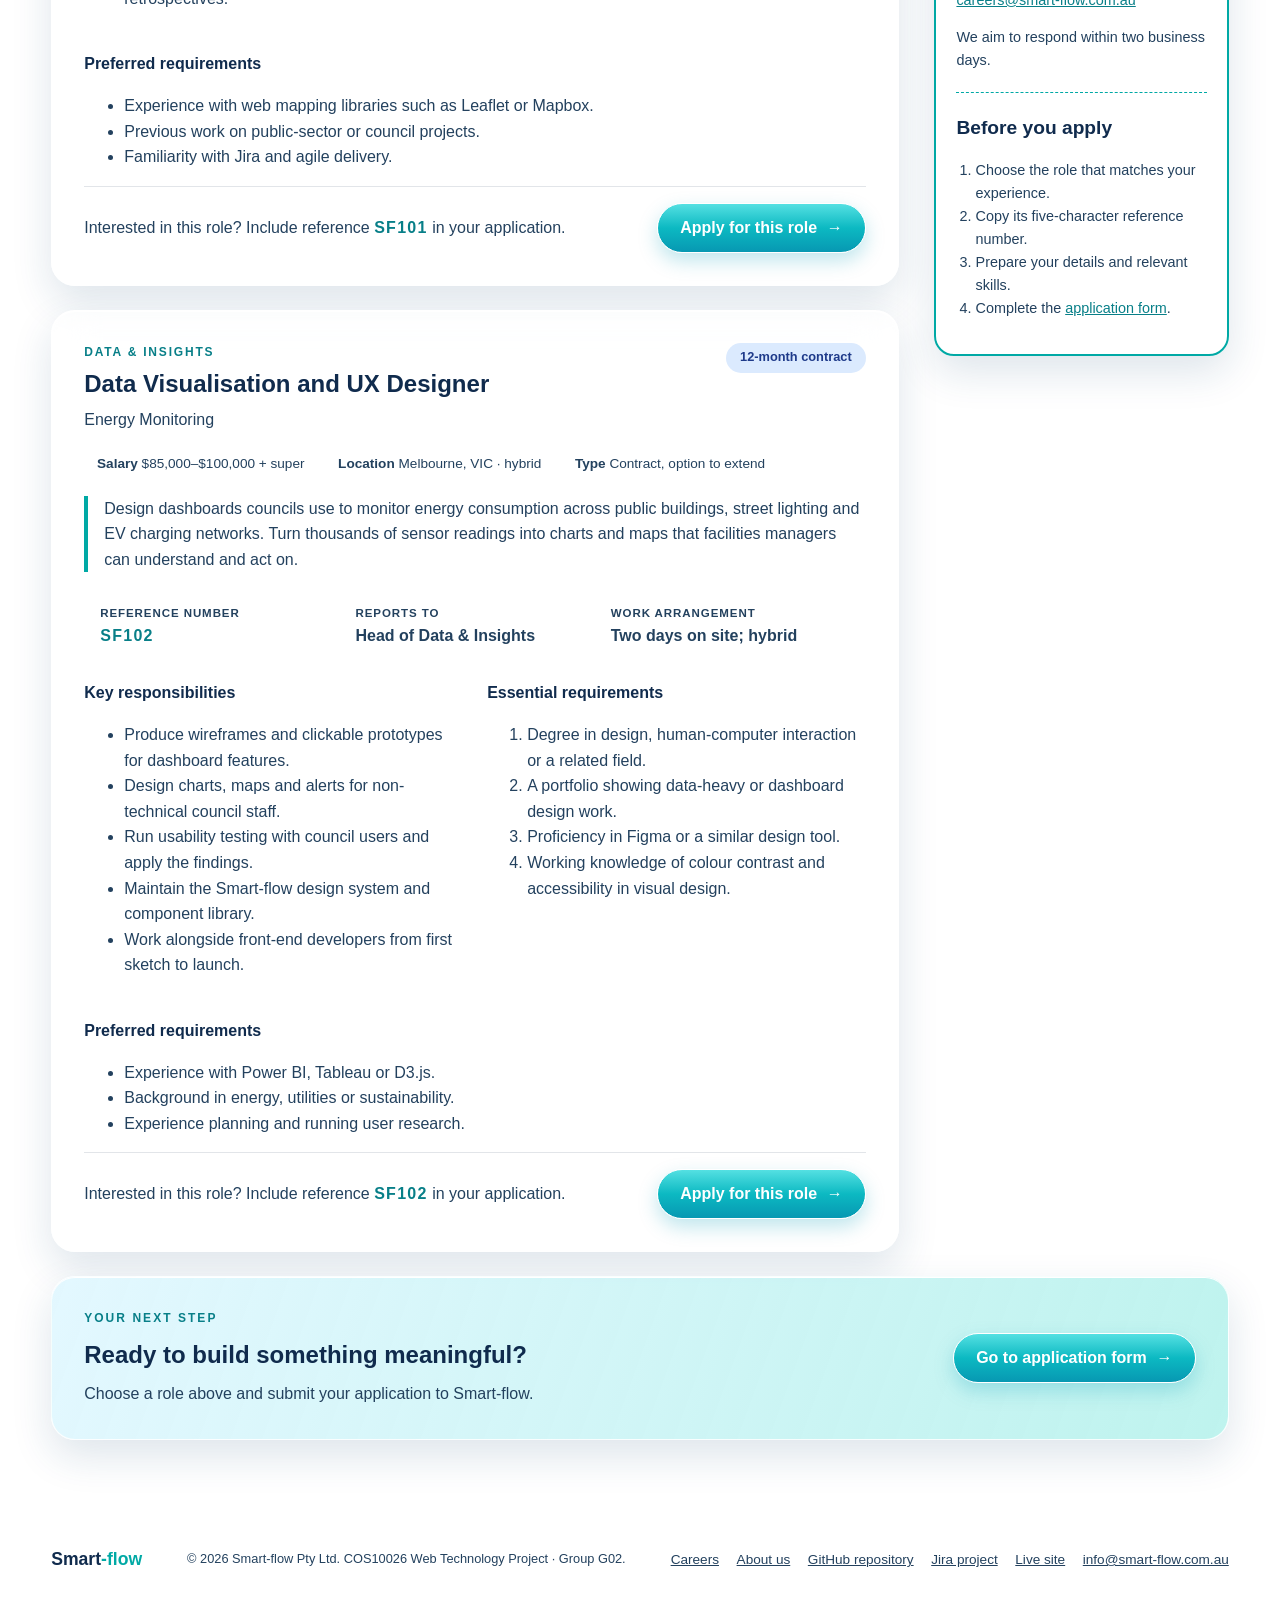
<file: jobs.html>
<!DOCTYPE html>
<!--
        Page authour: Malik (jobs.html)
        Acknowledgments: salary ranges informed by the Hays Salary Guide and Seek job-ad data for
        Melbourne web and design roles; validated with the W3C Nu HTML Checker; accessibility guidence
        from the unit's Accessibility Guideline (Zarnegar, Swinburne University).
    -->

<html lang="en">

<head>
    <!-- Character encoding -->
    <meta charset="UTF-8">
    <!-- Viewport for responsive layout on mobile -->
    <meta name="viewport" content="width=device-width, initial-scale=1.0">
    <!-- Page metadata -->
    <meta name="description"
        content="Explore current Smart-flow careers in smart transport platforms and energy monitoring, including role details, salary, responsibilities and requirements.">
    <meta name="author" content="Malik">
    <title>Careers | Smart-flow</title>
    <!-- Shared styles first, then page-specific styles -->
    <link rel="stylesheet" href="css/styles.css">
    <link rel="stylesheet" href="css/jobs.css">
    <style>
        /* Page-specific embedded CSS: keep job reference numbers easy to scan. */
        .job-reference-code {
            color: #087f88;
            font-weight: 800;
            letter-spacing: .08em;
        }
    </style>
</head>

<body>
    <!-- Header and main navigation (same on every page) -->
    <header class="site-header">
        <div class="container header-content">
            <a href="index.html" class="brand" aria-label="Smart-flow home">
                <img src="images/smartflow.jpeg" alt="Smart-flow logo" width="54" height="54">
                <span class="brand-copy"><strong>Smart<span>-flow</span></strong><small>Smarter Cities. Better
                        Living.</small></span>
            </a>
            <nav aria-label="Main navigation">
                <ul class="nav-links">
                    <li><a href="index.html">Home</a></li>
                    <li><a href="jobs.html" class="active" aria-current="page">Jobs</a></li>
                    <li><a href="apply.html">Apply</a></li>
                    <li><a href="about.html">About</a></li>
                </ul>
            </nav>
        </div>
    </header>

    <!-- Main content -->
    <main class="container page-main jobs-page">
        <!-- Hero banner -->
        <section class="page-hero jobs-hero" aria-labelledby="jobs-title">
            <div class="hero-copy">
                <p class="eyebrow">CAREERS AT SMART-FLOW</p>
                <h1 id="jobs-title">Build the future of <span>smarter cities.</span></h1>
                <p class="hero-lead" style="max-width: 62ch;">Help councils build the digital backbone of smarter
                    cities. Explore roles where accessible technology, useful data and better urban services meet.</p>
                <div class="hero-actions">
                    <a class="button button-primary" href="#open-positions">Explore open positions <span
                            aria-hidden="true">→</span></a>
                    <a class="button button-quiet" href="apply.html">Application form</a>
                </div>
                <div class="hero-proof" aria-label="Career areas">
                    <span>Digital platforms</span>
                    <span>Data and insights</span>
                    <span>Community impact</span>
                </div>
            </div>

        </section>

        <!-- Introduction to current vacancies -->
        <section class="jobs-intro content-section" aria-labelledby="open-positions">
            <p class="eyebrow">MAKE AN IMPACT</p>
            <h2 id="open-positions">Current vacancies</h2>
            <p>Smart-flow works with local councils and industry partners to design and build the digital platforms
                behind smart transport, energy monitoring and urban services. We are growing our Digital Platforms and
                Data &amp; Insights teams and are looking for people who want to see their work used by real
                communities.</p>
            <p>Two positions are open. Review the responsibilities and requirements, note the five-character reference
                number, and <a href="apply.html">apply online</a>.</p>
        </section>

        <!-- Layout wrapper: aside is floated right (25%) in jobs.css, job listings sit on the left -->
        <div class="jobs-layout">
            <!-- Aside: why work with us, contact details and application checklist (contains the ordered list) -->
            <aside class="jobs-aside" aria-labelledby="why-work-heading">
                <section>

                    <h2 id="why-work-heading">Why work <span>with us?</span></h2>
                    <p class="sidebar-intro">Bring your skills to projects that make everyday city life work better.</p>
                    <h3>What we offer</h3>
                    <ul class="benefit-list">
                        <li>Hybrid working and flexible hours</li>
                        <li>$2,000 annual professional development budget</li>
                        <li>Two paid volunteering days each year with community partners</li>
                        <li>Modern office near Southern Cross Station</li>
                    </ul>
                    <h3>Our workplace</h3>
                    <p>Smart-flow is presented as a Melbourne-based team of engineers, designers and urban planners
                        working with Victorian councils on real-world city services.</p>
                </section>
                <section>
                    <h2>Questions?</h2>
                    <p>Contact our recruitment team and include the role reference if your question is about a
                        particular vacancy.</p>
                    <p><a href="mailto:careers@smart-flow.com.au">careers@smart-flow.com.au</a></p>
                    <p class="form-help">We aim to respond within two business days.</p>
                </section>
                <section aria-labelledby="apply-checklist-heading">
                    <h2 id="apply-checklist-heading">Before you apply</h2>
                    <ol>
                        <li>Choose the role that matches your experience.</li>
                        <li>Copy its five-character reference number.</li>
                        <li>Prepare your details and relevant skills.</li>
                        <li>Complete the <a href="apply.html">application form</a>.</li>
                    </ol>
                </section>
            </aside>

            <!-- Job position descriptions -->
            <div class="jobs-listings">
                <!-- Job 1: reference SF101 -->
                <article class="job-card glass-panel" id="sf101" aria-labelledby="sf101-title">
                    <div class="job-card-top">
                        <div class="job-title-group">
                            <p class="job-category">DIGITAL PLATFORMS</p>
                            <h3 id="sf101-title">Front-End Web Developer</h3>
                            <p class="job-subtitle">Smart Transport Platforms</p>
                        </div>
                        <span class="job-type">Full-time</span>
                    </div>
                    <div class="job-meta" aria-label="Role overview">
                        <span><b>Salary</b> $95,000–$110,000 + super</span>
                        <span><b>Location</b> Melbourne, VIC · hybrid</span>
                        <span><b>Type</b> Permanent</span>
                    </div>
                    <p class="job-summary">Build and maintain public-facing web interfaces for council transport
                        dashboards, including live bus and tram arrivals, car-park availability and road-works notices.
                        Your work must be fast, clear and accessible to residents and council staff.</p>
                    <dl class="job-reference">
                        <div>
                            <dt>Reference number</dt>
                            <dd class="job-reference-code">SF101</dd>
                        </div>
                        <div>
                            <dt>Reports to</dt>
                            <dd>Lead Front-End Developer, Digital Platforms team</dd>
                        </div>
                        <div>
                            <dt>Work arrangement</dt>
                            <dd>Two days on site; hybrid</dd>
                        </div>
                    </dl>
                    <div class="job-detail-grid">
                        <section aria-labelledby="sf101-responsibilities">
                            <h4 id="sf101-responsibilities">Key responsibilities</h4>
                            <ul>
                                <li>Build responsive, accessible interfaces using HTML5, CSS3 and JavaScript.</li>
                                <li>Turn designer wireframes into reusable front-end components.</li>
                                <li>Work with data engineers to display live transport feeds.</li>
                                <li>Test pages against WCAG 2.1 AA and resolve accessibility issues.</li>
                                <li>Take part in sprint planning, reviews and retrospectives.</li>
                            </ul>
                        </section>
                        <section aria-labelledby="sf101-essential">
                            <h4 id="sf101-essential">Essential requirements</h4>
                            <ol>
                                <li>Degree or diploma in web development, computer science or IT.</li>
                                <li>At least two years' experience with HTML5, CSS3 and JavaScript.</li>
                                <li>Experience building responsive and accessible websites.</li>
                                <li>Confidence using Git for version control.</li>
                            </ol>
                        </section>
                        <section aria-labelledby="sf101-preferred">
                            <h4 id="sf101-preferred">Preferred requirements</h4>
                            <ul>
                                <li>Experience with web mapping libraries such as Leaflet or Mapbox.</li>
                                <li>Previous work on public-sector or council projects.</li>
                                <li>Familiarity with Jira and agile delivery.</li>
                            </ul>
                        </section>
                    </div>
                    <div class="job-card-footer">
                        <p>Interested in this role? Include reference <strong class="job-reference-code">SF101</strong>
                            in your application.</p><a class="button button-primary"
                            href="apply.html?jobref=SF101">Apply for this role <span aria-hidden="true">→</span></a>
                    </div>
                </article>

                <!-- Job 2: reference SF102 -->
                <article class="job-card glass-panel" id="sf102" aria-labelledby="sf102-title">
                    <div class="job-card-top">
                        <div class="job-title-group">
                            <p class="job-category">DATA &amp; INSIGHTS</p>
                            <h3 id="sf102-title">Data Visualisation and UX Designer</h3>
                            <p class="job-subtitle">Energy Monitoring</p>
                        </div>
                        <span class="job-type contract">12-month contract</span>
                    </div>
                    <div class="job-meta" aria-label="Role overview">
                        <span><b>Salary</b> $85,000–$100,000 + super</span>
                        <span><b>Location</b> Melbourne, VIC · hybrid</span>
                        <span><b>Type</b> Contract, option to extend</span>
                    </div>
                    <p class="job-summary">Design dashboards councils use to monitor energy consumption across public
                        buildings, street lighting and EV charging networks. Turn thousands of sensor readings into
                        charts and maps that facilities managers can understand and act on.</p>
                    <dl class="job-reference">
                        <div>
                            <dt>Reference number</dt>
                            <dd class="job-reference-code">SF102</dd>
                        </div>
                        <div>
                            <dt>Reports to</dt>
                            <dd>Head of Data &amp; Insights</dd>
                        </div>
                        <div>
                            <dt>Work arrangement</dt>
                            <dd>Two days on site; hybrid</dd>
                        </div>
                    </dl>
                    <div class="job-detail-grid">
                        <section aria-labelledby="sf102-responsibilities">
                            <h4 id="sf102-responsibilities">Key responsibilities</h4>
                            <ul>
                                <li>Produce wireframes and clickable prototypes for dashboard features.</li>
                                <li>Design charts, maps and alerts for non-technical council staff.</li>
                                <li>Run usability testing with council users and apply the findings.</li>
                                <li>Maintain the Smart-flow design system and component library.</li>
                                <li>Work alongside front-end developers from first sketch to launch.</li>
                            </ul>
                        </section>
                        <section aria-labelledby="sf102-essential">
                            <h4 id="sf102-essential">Essential requirements</h4>
                            <ol>
                                <li>Degree in design, human-computer interaction or a related field.</li>
                                <li>A portfolio showing data-heavy or dashboard design work.</li>
                                <li>Proficiency in Figma or a similar design tool.</li>
                                <li>Working knowledge of colour contrast and accessibility in visual design.</li>
                            </ol>
                        </section>
                        <section aria-labelledby="sf102-preferred">
                            <h4 id="sf102-preferred">Preferred requirements</h4>
                            <ul>
                                <li>Experience with Power BI, Tableau or D3.js.</li>
                                <li>Background in energy, utilities or sustainability.</li>
                                <li>Experience planning and running user research.</li>
                            </ul>
                        </section>
                    </div>
                    <div class="job-card-footer">
                        <p>Interested in this role? Include reference <strong class="job-reference-code">SF102</strong>
                            in your application.</p><a class="button button-primary"
                            href="apply.html?jobref=SF102">Apply for this role <span aria-hidden="true">→</span></a>
                    </div>
                </article>
            </div>


        </div>

        <!-- Call to action -->
        <section class="closing-cta glass-panel" aria-labelledby="next-step-heading">
            <div>
                <p class="eyebrow">YOUR NEXT STEP</p>
                <h2 id="next-step-heading">Ready to build something meaningful?</h2>
                <p>Choose a role above and submit your application to Smart-flow.</p>
            </div>
            <a class="button button-primary" href="apply.html">Go to application form <span
                    aria-hidden="true">→</span></a>
        </section>
    </main>

    <!-- Footer: GitHub, Jira, live site and email links -->
    <footer class="site-footer">
        <div class="container footer-content">
            <a class="footer-brand" href="index.html">Smart<span>-flow</span></a>
            <p>&copy; 2026 Smart-flow Pty Ltd. COS10026 Web Technology Project · Group G02.</p>
            <ul class="footer-links">
                <li><a href="jobs.html">Careers</a></li>
                <li><a href="about.html">About us</a></li>
                <li><a href="https://github.com/106214551/Smart-flow" target="_blank" rel="noopener noreferrer">GitHub
                        repository</a></li>
                <li><a href="https://boussahakhadija76.atlassian.net/jira/software/projects/SFG/boards/34"
                        target="_blank" rel="noopener noreferrer">Jira project</a></li>
                <li><a href="https://106214551.github.io/Smart-flow/" target="_blank" rel="noopener noreferrer">Live
                        site</a></li>
                <li><a href="mailto:info@smart-flow.com.au">info@smart-flow.com.au</a></li>
            </ul>
        </div>
    </footer>
</body>

</html>
</file>
<file: css/styles.css>
/* ==========================================================================
   Smart-flow | COS10026 Group G02 | styles.css
   
   Author: Sara Kneina 106214551
   
   AI Acknowledgement: 
   All core requirements taught in the unit were written by the user. 
   Generative AI (Claude) was only used as a learning tool to explain 
   advanced concepts (such as glassmorphism effects, backdrop-filters, 
   and CSS Grid auto-fit). The AI did not write the code; it explained 
   how the properties work, and the user implemented and tested them.

   styles.css  (SHARED STYLES)
   Loaded on every page. Each page then loads its own small file:
   index.css, jobs.css, apply.css or about.css.

   Contents: 1 Colours and base | 2 Header and navigation | 3 Footer
             4 Glass panels      | 5 Buttons | 6 Tables
             7 Hover effects     | 8 Responsive | 9 Accessibility
  */

/* 1. COLOURS AND BASE ---------------------------------------------------- */
/* Custom properties: change a colour here and the whole site updates */
:root {
    --navy: #102b4d;
    /* logo navy */
    --teal: #00a9a5;
    /* logo teal */
    --teal-dark: #087f88;
    /* darker teal: passes contrast on white */
    --text: #23415e;
    --shadow: 0 1rem 2.5rem rgba(20, 73, 111, .14);
}

* {
    box-sizing: border-box;
}

/* padding and border stay inside the width */

/* Background colour + background graphic made only from gradients */
body {
    margin: 0;
    color: var(--text);
    font-family: "Segoe UI", Arial, sans-serif;
    line-height: 1.6;
    background:
        radial-gradient(ellipse at 10% 5%, #ffffff, transparent 30rem),
        linear-gradient(135deg, #d9f2ff, #a6e0f4 45%, #eafbf8);
    background-attachment: fixed;
}

h1,
h2,
h3,
h4 {
    color: var(--navy);
}

a {
    color: var(--teal-dark);
}

a:hover {
    color: var(--navy);
}

.container {
    width: min(74rem, 92%);
    margin-inline: auto;
}

/* centred page width */
.page-main {
    padding: 2rem 0 3rem;
}

.eyebrow {
    margin: 0 0 .5rem;
    color: var(--teal-dark);
    font-size: .75rem;
    font-weight: 800;
    letter-spacing: .17em;
}

/* 2. HEADER AND NAVIGATION (same on every page) -------------------------- */
.site-header {
    padding-top: 1.25rem;
}

.header-content {
    display: flex;
    /* Flexbox: logo left, menu right */
    align-items: center;
    justify-content: space-between;
    flex-wrap: wrap;
    gap: 1rem;
    padding: .75rem 1.25rem;
    border: 1px solid rgba(255, 255, 255, .9);
    border-radius: 999px;
    background: rgba(240, 250, 255, .6);
    box-shadow: 0 .75rem 2rem rgba(31, 101, 144, .13), inset 0 2px 2px #fff;
    -webkit-backdrop-filter: blur(24px) saturate(150%);
    backdrop-filter: blur(24px) saturate(150%);
    /* the frosted-glass blur */
}

.brand {
    display: flex;
    align-items: center;
    gap: .75rem;
    color: var(--navy);
    text-decoration: none;
}

.brand img {
    width: 3.4rem;
    height: 3.4rem;
    object-fit: contain;
    border-radius: 50%;
    background: #fff;
}

.brand-copy {
    display: flex;
    flex-direction: column;
    line-height: 1.2;
}

.brand-copy strong {
    font-size: 1.3rem;
    letter-spacing: -.04em;
}

.brand-copy span,
.footer-brand span {
    color: var(--teal);
}

/* teal "-flow" */
.brand-copy small {
    color: #4f6a80;
    font-size: .72rem;
}

.nav-links {
    display: flex;
    flex-wrap: wrap;
    gap: .3rem;
    margin: 0;
    padding: 0;
    list-style: none;
}

.nav-links a {
    display: block;
    padding: .6rem 1.2rem;
    border-radius: 999px;
    color: var(--navy);
    font-weight: 700;
    text-decoration: none;
    transition: transform .2s, background .2s;
}

.nav-links a:hover {
    background: rgba(255, 255, 255, .75);
    transform: translateY(-2px);
}

/* hover lift */
.nav-links a.active {
    color: #fff;
    background: linear-gradient(135deg, #08aaa6, #087d9d);
}

/* current page */

/* 3. FOOTER (Jira, GitHub, live site and email links live here) ---------- */
.site-footer {
    padding: 1.5rem 0;
    border-top: 1px solid rgba(255, 255, 255, .7);
}

.footer-content {
    display: flex;
    flex-wrap: wrap;
    align-items: center;
    justify-content: space-between;
    gap: 1rem;
}

.footer-brand {
    color: var(--navy);
    font-size: 1.1rem;
    font-weight: 800;
    text-decoration: none;
}

.footer-content p {
    margin: 0;
    font-size: .8rem;
}

.footer-links {
    display: flex;
    flex-wrap: wrap;
    gap: .5rem 1.1rem;
    margin: 0;
    padding: 0;
    list-style: none;
}

.footer-links a {
    color: var(--text);
    font-size: .85rem;
}

/* 4. GLASS PANELS -------------------------------------------------------- */
/* One shared "frosted glass" look for hero banners, sections and cards */
.glass-panel,
.content-section,
.page-hero {
    padding: clamp(1.25rem, 3vw, 2rem);
    /* fluid padding */
    border: 1px solid rgba(255, 255, 255, .85);
    border-radius: 1.5rem;
    background: rgba(255, 255, 255, .55);
    box-shadow: var(--shadow), inset 0 1px 0 #fff;
    -webkit-backdrop-filter: blur(22px) saturate(145%);
    backdrop-filter: blur(22px) saturate(145%);
}

.content-section,
.page-hero {
    margin-bottom: 2rem;
}

.page-hero {
    position: relative;
    overflow: hidden;
    padding: clamp(2rem, 6vw, 4.5rem);
}

.page-hero::after {
    /* decorative teal rings in the corner */
    content: "";
    position: absolute;
    right: -3rem;
    bottom: -5rem;
    width: 20rem;
    height: 20rem;
    border: 1px solid rgba(0, 169, 165, .35);
    border-radius: 50%;
    box-shadow: 0 0 0 1.7rem rgba(0, 169, 165, .06), 0 0 0 3.5rem rgba(0, 169, 165, .05);
    pointer-events: none;
}

.page-hero h1 {
    margin: .25rem 0 1rem;
    font-size: clamp(2.3rem, 5.5vw, 4.4rem);
    line-height: 1.05;
    letter-spacing: -.05em;
}

.page-hero h1 span {
    color: var(--teal);
}

.page-hero p:not(.eyebrow) {
    max-width: 44rem;
    font-size: 1.08rem;
}

.hero-actions {
    display: flex;
    flex-wrap: wrap;
    gap: .75rem;
    margin-top: 1.5rem;
}

.closing-cta {
    /* call-to-action band at the bottom of home and jobs */
    display: flex;
    align-items: center;
    justify-content: space-between;
    flex-wrap: wrap;
    gap: 1.5rem;
    clear: both;
    margin-bottom: 2rem;
    background: linear-gradient(110deg, rgba(224, 247, 255, .9), rgba(168, 239, 232, .75));
}

.closing-cta h2 {
    margin: 0;
}

.closing-cta p:not(.eyebrow) {
    margin: .4rem 0 0;
}

/* Shared acknowledgement accent used on the home and about pages */
.acknowledgement {
    border-left: 8px solid var(--teal);
}

/* 5. BUTTONS ------------------------------------------------------------- */
.button {
    display: inline-flex;
    align-items: center;
    justify-content: center;
    gap: .6rem;
    min-height: 2.9rem;
    padding: .7rem 1.4rem;
    border: 1px solid #fff;
    border-radius: 999px;
    font: inherit;
    font-weight: 700;
    text-decoration: none;
    cursor: pointer;
    transition: transform .2s, box-shadow .2s;
}

.button-primary {
    color: #fff;
    background: linear-gradient(180deg, #54e0e2, #0cb9c2 50%, #0798b2);
    box-shadow: 0 .5rem 1.2rem rgba(0, 154, 183, .25);
}

.button-quiet {
    color: var(--navy);
    background: rgba(255, 255, 255, .5);
}

.button-light {
    color: var(--navy);
    background: linear-gradient(180deg, #fff, #d9f7ff);
}

.button:hover {
    transform: translateY(-3px);
    box-shadow: 0 .8rem 1.6rem rgba(0, 139, 166, .3);
}

.button-primary:hover {
    color: #fff;
}

/* 6. TABLES (home impact table + about fun-facts table) ------------------ */
.table-wrapper {
    overflow-x: auto;
    border: 1px solid #a9c7d0;
    border-radius: .9rem;
    background: #fff;
}

/* scrolls on phones */
table {
    width: 100%;
    border-collapse: collapse;
}

caption {
    padding: 1rem;
    color: var(--navy);
    font-weight: 800;
    text-align: left;
}

th,
td {
    padding: .8rem 1rem;
    border: 1px solid #d5e5e9;
    text-align: left;
}

thead th {
    color: #fff;
    background: var(--teal-dark);
}

tbody tr:nth-child(even) {
    background: #f0fafa;
}

/* zebra stripes */
tbody tr:hover {
    background: #d7f4ef;
}

/* 7. HOVER EFFECTS: cards float up and glow teal ------------------------- */
.feature-card,
.job-card,
.member-card {
    transition: transform .3s ease, box-shadow .3s ease, border-color .3s ease;
}

.feature-card:hover,
.job-card:hover,
.member-card:hover {
    transform: translateY(-6px);
    border-color: var(--teal);
    box-shadow: 0 1rem 2.2rem rgba(0, 169, 165, .25);
}

/* 8. RESPONSIVE: tablet, then phone -------------------------------------- */
@media (max-width: 900px) {
    .header-content {
        justify-content: center;
        border-radius: 2rem;
    }

    .page-hero::after {
        display: none;
    }
}

@media (max-width: 600px) {
    .container {
        width: 94%;
    }

    .nav-links a {
        padding: .5rem .9rem;
        font-size: .9rem;
    }

    .brand-copy small {
        display: none;
    }

    .footer-content {
        flex-direction: column;
        text-align: center;
    }

    .footer-links {
        justify-content: center;
    }
}

/* 9. ACCESSIBILITY ------------------------------------------------------- */
a:focus-visible,
button:focus-visible,
input:focus-visible,
select:focus-visible,
textarea:focus-visible,
summary:focus-visible {
    outline: 3px solid #125d9b;
    outline-offset: 3px;
}

/* visible keyboard focus */

@media (prefers-reduced-motion: reduce) {

    /* respect users who dislike movement */
    * {
        transition: none !important;
        scroll-behavior: auto !important;
    }

    .feature-card:hover,
    .job-card:hover,
    .member-card:hover,
    .button:hover,
    .nav-links a:hover {
        transform: none;
    }
}
</file>
<file: css/index.css>
/* ==========================================================================
   Smart-flow | COS10026 Group G02 | index.css
   
   Author: Sara Kneina 106214551
   
   AI Acknowledgement: 
   All core requirements taught in the unit were written by the user. 
   Generative AI (Claude) was only used as a learning tool to explain 
   advanced concepts (such as glassmorphism effects, backdrop-filters, 
   and CSS Grid auto-fit). The AI did not write the code; it explained 
   how the properties work, and the user implemented and tested them.

   index.css | HOME PAGE ONLY (loaded after styles.css)
   ========================================================================== */

/* Hero: Grid with text on the left and the logo on the right.
   The background graphic is pure CSS: layered soft glows + a gradient (no image file).
   The glow behind the logo is a drop-shadow on .home-logo, so it always follows the logo. */

.home-hero {
    display: grid;
    grid-template-columns: 1.1fr .9fr;
    /* fr units share the free space */
    align-items: center;
    gap: 1.5rem;
    min-height: 26rem;
    background-image:
        radial-gradient(circle at 10% 15%, rgba(80, 205, 238, .30), transparent 16rem),
        radial-gradient(circle at 25% 95%, rgba(0, 169, 165, .18), transparent 14rem),
        linear-gradient(135deg, rgba(255, 255, 255, .75), rgba(217, 247, 245, .55));
}

.home-logo {
    width: 100%;
    max-width: 21rem;
    margin-inline: auto;
    border-radius: 1.5rem;
    filter: drop-shadow(0 0 2.5rem rgba(0, 169, 165, .45)) drop-shadow(0 .9rem 1.2rem rgba(16, 43, 77, .1));
}

/* teal glow follows the logo */

/* "What we do" cards: auto-fit makes 3 columns on desktop and 1 on phones,
   so this grid needs no media query */
.feature-grid {
    display: grid;
    grid-template-columns: repeat(auto-fit, minmax(15rem, 1fr));
    gap: 1rem;
}

.feature-card {
    padding: 1.3rem;
    border: 1px solid #fff;
    border-radius: 1.1rem;
    background: rgba(255, 255, 255, .75);
    box-shadow: 0 .5rem 1.5rem rgba(20, 73, 111, .08);
}

.feature-icon {
    display: grid;
    place-items: center;
    width: 3rem;
    height: 3rem;
    margin-bottom: 1rem;
    border-radius: .9rem;
    color: #fff;
    background: linear-gradient(135deg, var(--teal), #087d9d);
    transition: transform .3s ease;
}

.feature-icon svg {
    width: 1.6rem;
    height: 1.6rem;
}

/* inline SVG icons */
.feature-card:hover .feature-icon {
    transform: scale(1.12) rotate(-4deg);
}

/* icon pops on hover */

/* City banner picture */
.city-banner {
    display: block;
    width: 100%;
    height: auto;
    margin-top: 1.5rem;
    border-radius: 1.1rem;
}

/* height:auto keeps the whole picture at every screen size (no cropping) */

/* Search box: label on top, input and button side by side (Flexbox) */
.site-search {
    display: flex;
    flex-wrap: wrap;
    gap: .75rem;
}

.site-search label {
    flex: 0 0 100%;
    font-weight: 700;
    color: var(--navy);
}

.site-search input {
    flex: 1 1 15rem;
    padding: .75rem 1rem;
    border: 2px solid #b7d8e3;
    border-radius: 999px;
    background: rgba(255, 255, 255, .85);
    font: inherit;
}

.site-search input:focus {
    border-color: var(--teal);
}

/* Phones: stack the hero and shrink the logo */
@media (max-width: 900px) {
    .home-hero {
        grid-template-columns: 1fr;
        text-align: center;
    }

    .home-logo {
        max-width: 14rem;
    }

    .home-hero .hero-actions {
        justify-content: center;
    }
}
</file>
<file: css/about.css>
/* ==========================================================================
   Smart-flow | COS10026 Group G02 | about.css  (loaded after styles.css)
   
   Author: Sara Kneina 106214551
   
   AI Acknowledgement: 
   All core requirements taught in the unit were written by the user. 
   Generative AI (Claude) was only used as a learning tool to explain 
   advanced concepts (such as glassmorphism effects, backdrop-filters, 
   and CSS Grid auto-fit). The AI did not write the code; it explained 
   how the properties work, and the user implemented and tested them.
   ========================================================================== */

/* Group details: nested list */
.group-info {
    padding-left: 1.2rem;
}

.group-info ul {
    margin-top: .3rem;
}

/* Members: each definition-list entry becomes a glass card in a responsive grid */
.members {
    display: grid;
    grid-template-columns: repeat(auto-fit, minmax(17rem, 1fr));
    gap: 1.25rem;
    margin: 0;
}

.member-card {
    padding: 1.25rem;
    border: 1px solid #fff;
    border-radius: 1.1rem;
    background: rgba(255, 255, 255, .75);
    box-shadow: 0 .5rem 1.5rem rgba(20, 73, 111, .08);
}

.member-card dt {
    font-size: 1.1rem;
    font-weight: 800;
    color: #102b4d;
}

.member-card dd {
    margin: .6rem 0 0;
}

/* Styled student ID badge */
.student-id {
    display: inline-block;
    margin-top: .3rem;
    padding: .15rem .7rem;
    border-radius: 999px;
    background: #102b4d;
    color: #ffffff;
    font-size: .8rem;
    letter-spacing: .08em;
    transition: background .2s;
}

.member-card:hover .student-id {
    background: #087f88;
}

/* Quotes: the border switches sides automatically for right-to-left Arabic text */
blockquote {
    margin: 0;
    padding: .6rem 1rem;
    border-inline-start: 4px solid #00a9a5;
    background: #e8f8f7;
    font-size: 1.1rem;
}

.translation {
    color: #4f6a80;
    font-style: italic;
}

/* Group photo: bordered figure */
.group-photo {
    max-width: 46rem;
    margin: 0 auto;
    padding: .6rem;
    border: 4px solid #087f88;
    border-radius: 1rem;
    background: #ffffff;
}

.group-photo img {
    display: block;
    width: 100%;
    height: auto;
    border-radius: .5rem;
}

.group-photo figcaption {
    padding-top: .6rem;
    text-align: center;
    color: #102b4d;
}

/* Fun-facts table: hex colours + row hover (base table styles are in styles.css) */
.fun-facts caption {
    color: #102b4d;
}

.fun-facts thead th {
    background: #087f88;
    color: #ffffff;
}

.fun-facts tbody tr:nth-child(even) {
    background: #f0fafa;
}

.fun-facts tbody tr {
    transition: background .2s, color .2s;
}

.fun-facts tbody tr:hover {
    background: #087f88;
    color: #ffffff;
}

/* white on #087f88 = 4.9:1 contrast */
.fun-facts tbody tr:hover th {
    color: #ffffff;
}


/* References: long web addresses wrap on phones instead of overflowing */
.references {
    padding-left: 1.2rem;
    overflow-wrap: anywhere;
}

.references li {
    margin-bottom: .6rem;
}
</file>
<file: css/apply.css>
/* ==========================================================================
   Smart-flow | COS10026 Group G02 | apply.css
   
   Author: Sara Kneina 106214551
   
   AI Acknowledgement: 
   All core requirements taught in the unit were written by the user. 
   Generative AI (Claude) was only used as a learning tool to explain 
   advanced concepts (such as glassmorphism effects, backdrop-filters, 
   and CSS Grid auto-fit). The AI did not write the code; it explained 
   how the properties work, and the user implemented and tested them.
   ========================================================================== */

/* Form layout: CSS Grid with two columns; .full-width fields span both */
.application-form {
    display: grid;
    grid-template-columns: repeat(2, 1fr);
    gap: 1.1rem 1.5rem;
}

.form-field {
    display: flex;
    flex-direction: column;
    gap: .4rem;
    min-width: 0;
    margin: 0;
}

.full-width {
    grid-column: 1 / -1;
}

/* Labels and the red required star */
label,
legend {
    color: var(--navy);
    font-weight: 700;
}

.required-star {
    color: #b3261e;
}

.form-help {
    color: #4f6a80;
}

/* Text boxes, drop-down and textarea */
input[type="text"],
input[type="date"],
input[type="email"],
input[type="tel"],
select,
textarea {
    width: 100%;
    padding: .75rem 1rem;
    border: 2px solid #b7d8e3;
    border-radius: .8rem;
    background: rgba(255, 255, 255, .85);
    color: var(--text);
    font: inherit;
    transition: border-color .2s, box-shadow .2s;
}

input:hover,
select:hover,
textarea:hover {
    border-color: var(--teal);
}

input:focus,
select:focus,
textarea:focus {
    border-color: var(--teal-dark);
    box-shadow: 0 0 0 .25rem rgba(0, 169, 165, .2);
}

input:user-invalid,
select:user-invalid {
    border-color: #b3261e;
}

/* red only after the user has typed */

/* Gender and Skills groups */
fieldset.form-field {
    padding: 1rem 1.25rem;
    border: 2px solid #b7d8e3;
    border-radius: 1rem;
    background: rgba(255, 255, 255, .5);
}

.radio-group {
    display: flex;
    flex-wrap: wrap;
    gap: 1.5rem;
}

.checkbox-group {
    display: grid;
    grid-template-columns: repeat(auto-fit, minmax(15rem, 1fr));
    gap: .6rem 1.5rem;
}

.checkbox-item {
    display: flex;
    align-items: center;
    gap: .5rem;
}

.checkbox-item input {
    width: 1.2rem;
    height: 1.2rem;
    accent-color: var(--teal-dark);
}

.checkbox-item label {
    font-weight: 400;
}

.application-form .button {
    width: 100%;
}

/* wide submit button */

/* Phone: one column */
@media (max-width: 700px) {
    .application-form {
        grid-template-columns: 1fr;
    }
}
</file>
<file: css/jobs.css>
/* ==========================================================================
   Smart-flow | COS10026 Group G02 | jobs.css (loaded after styles.css)
   
   Author: Sara Kneina 106214551
   
   AI Acknowledgement: 

   All core requirements taught in the unit were written by the user. 
   Generative AI (Claude) was only used as a learning tool to explain 
   advanced concepts (such as glassmorphism effects, backdrop-filters, 
   and CSS Grid auto-fit). The AI did not write the code; it explained 
   how the properties work, and the user implemented and tested them.
   ========================================================================== */

/* Small "chips" under the hero heading */
.hero-proof {
    display: flex;
    flex-wrap: wrap;
    gap: .6rem;
    margin-top: 1.5rem;
}

.hero-proof span {
    padding: .3rem .9rem;
    border-radius: 999px;
    background: rgba(255, 255, 255, .7);
    font-size: .85rem;
    font-weight: 700;
    color: var(--navy);
}

/* ASIDE: floated right, 25% wide, with margin, padding and border (assessment requirement) */
.jobs-layout {
    display: flow-root;
}

/* makes the wrapper contain the float */
.jobs-aside {
    float: right;
    width: 25%;
    margin: 0 0 1.5rem 3%;
    padding: 1.25rem;
    border: 2px solid var(--teal);
    border-radius: 1.25rem;
    background: rgba(255, 255, 255, .6);
    box-shadow: var(--shadow);
    -webkit-backdrop-filter: blur(22px);
    backdrop-filter: blur(22px);
}

.jobs-aside h2 {
    margin: 0 0 .5rem;
    font-size: 1.2rem;
}

.jobs-aside h3 {
    margin: 1rem 0 .3rem;
    font-size: 1rem;
}

.jobs-aside section+section {
    margin-top: 1.25rem;
    padding-top: 1.25rem;
    border-top: 1px dashed var(--teal);
}

.jobs-aside ul,
.jobs-aside ol {
    padding-left: 1.2rem;
    font-size: .9rem;
}

.jobs-aside p {
    font-size: .9rem;
    overflow-wrap: anywhere;
}

/* Job list sits to the left of the floated aside (72% + 25% + 3% margin = 100%) */
.jobs-listings {
    width: 72%;
}

/* Job card */
.job-card {
    margin-bottom: 1.5rem;
}

.job-card-top {
    display: flex;
    justify-content: space-between;
    align-items: flex-start;
    gap: 1rem;
}

.job-category {
    margin: 0;
    color: var(--teal-dark);
    font-size: .75rem;
    font-weight: 800;
    letter-spacing: .15em;
}

.job-card h3 {
    margin: .2rem 0;
    font-size: 1.5rem;
}

.job-subtitle {
    margin: 0;
}

.job-type {
    padding: .3rem .9rem;
    border-radius: 999px;
    background: #d7f4ef;
    color: #07585f;
    font-size: .8rem;
    font-weight: 700;
    white-space: nowrap;
}

.job-type.contract {
    background: #dbeafe;
    color: #1e3a8a;
}

.job-meta {
    display: flex;
    flex-wrap: wrap;
    gap: .5rem;
    margin: 1rem 0;
}

.job-meta span {
    padding: .3rem .8rem;
    border-radius: 999px;
    background: rgba(255, 255, 255, .8);
    font-size: .85rem;
}

.job-summary {
    padding-left: 1rem;
    border-left: 4px solid var(--teal);
}

/* Reference number / reports to / work arrangement */
.job-reference {
    display: grid;
    grid-template-columns: repeat(auto-fit, minmax(10rem, 1fr));
    gap: 1rem;
    margin: 1rem 0;
    padding: 1rem;
    border-radius: .9rem;
    background: rgba(255, 255, 255, .7);
}

.job-reference dt {
    font-size: .72rem;
    font-weight: 700;
    letter-spacing: .08em;
    text-transform: uppercase;
}

.job-reference dd {
    margin: 0;
    font-weight: 700;
}

.job-reference-code {
    color: #087f88;
    letter-spacing: .08em;
}

.job-detail-grid {
    display: grid;
    grid-template-columns: 1fr 1fr;
    gap: 1.5rem;
}

/* responsibilities | requirements */
.job-detail-grid h4 {
    margin: 0 0 .5rem;
}

.job-detail-grid section:last-child {
    grid-column: 1 / -1;
}

.job-card-footer {
    display: flex;
    flex-wrap: wrap;
    align-items: center;
    justify-content: space-between;
    gap: 1rem;
    padding-top: 1rem;
    border-top: 1px solid rgba(16, 43, 77, .12);
}

.job-card-footer p {
    margin: 0;
}

/* Tablet and phone: use Flexbox column so the job cards come FIRST and the aside moves below them */
@media (max-width: 900px) {
    .jobs-layout {
        display: flex;
        flex-direction: column;
    }

    .jobs-aside {
        float: none;
        order: 2;
        width: 100%;
        margin: 0 0 1.5rem;
    }

    .jobs-listings {
        width: 100%;
    }
}

@media (max-width: 600px) {
    .job-detail-grid {
        grid-template-columns: 1fr;
    }

    .job-card-top {
        flex-direction: column;
    }
}
</file>
